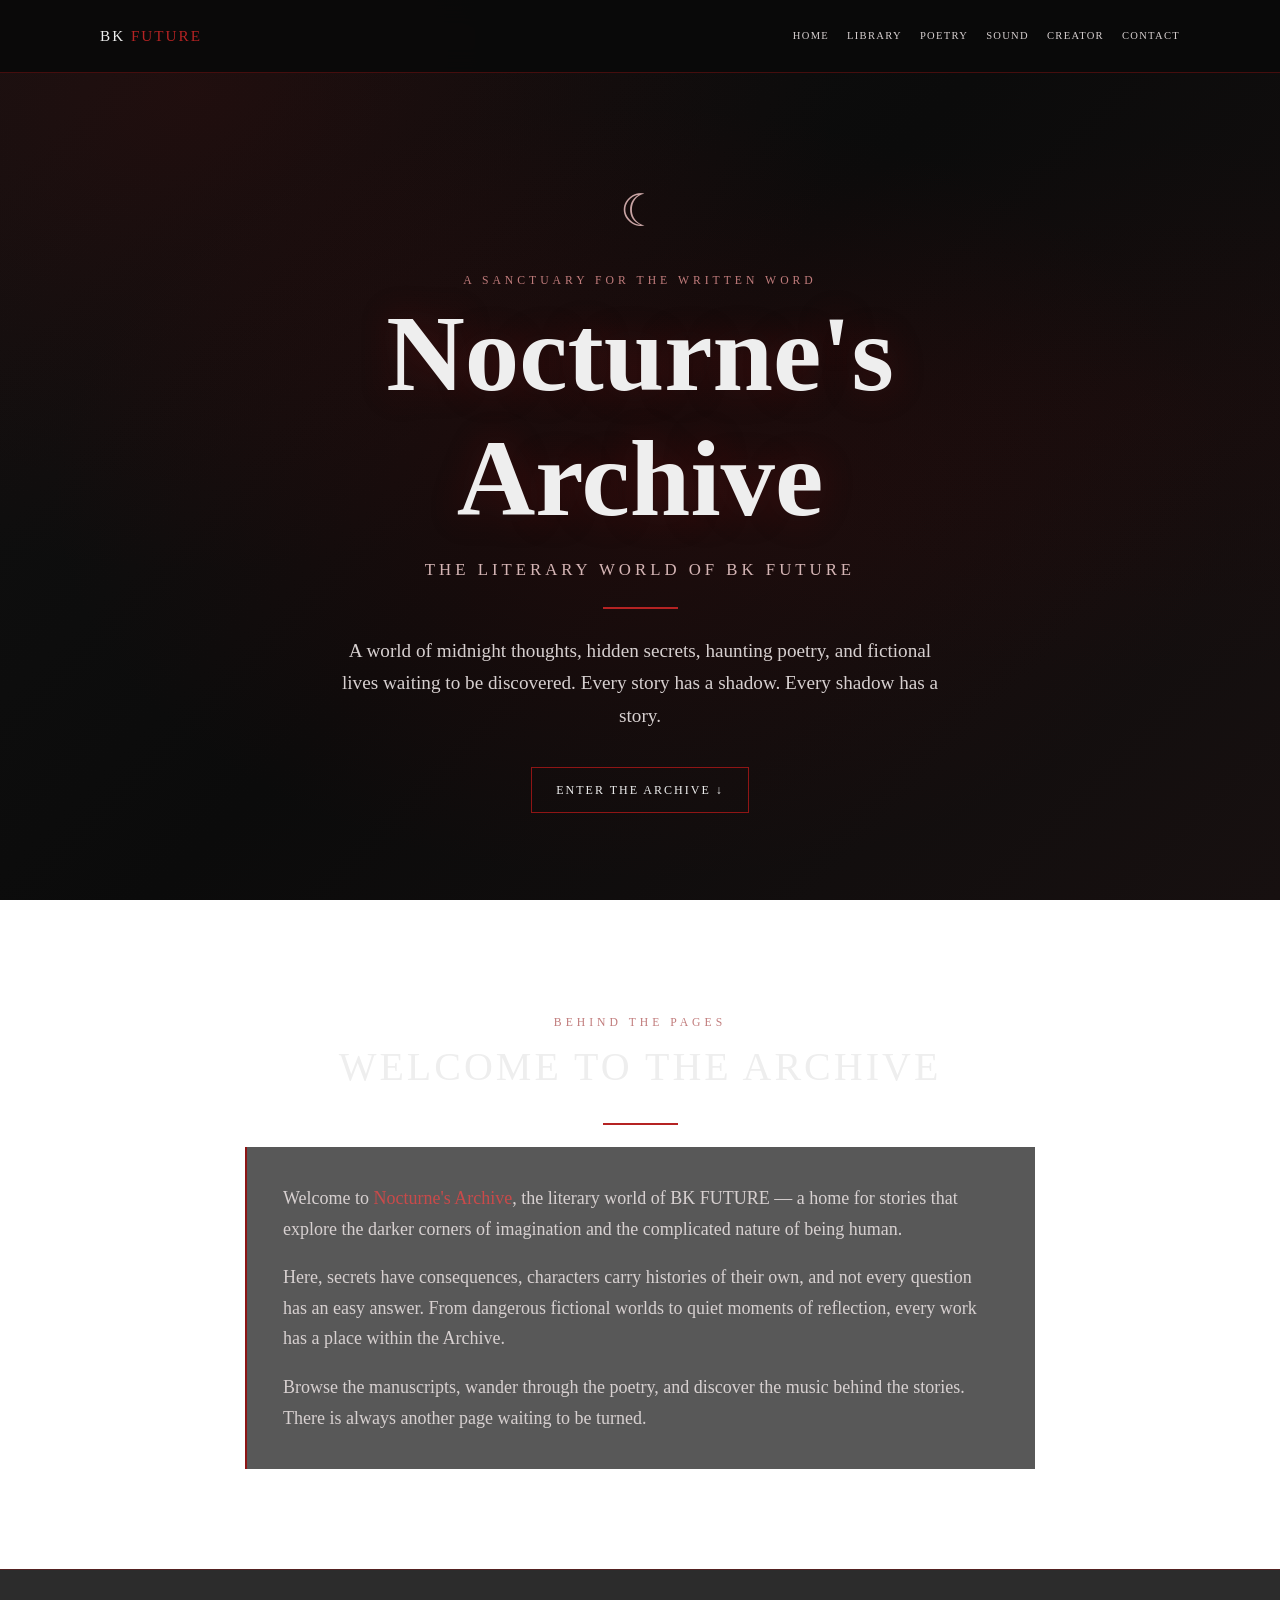
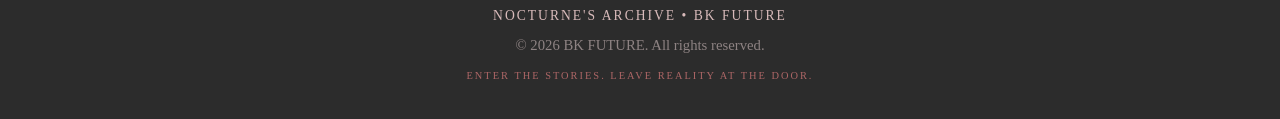
<file: index.html>
<!DOCTYPE html><html lang="en"><head><meta charset="UTF-8"><meta name="viewport" content="width=device-width, initial-scale=1.0"><meta name="theme-color" content="#0b0b0b"><title>Home | Nocturne's Archive</title><link rel="stylesheet" href="style.css"></head><body><nav class="navbar" aria-label="Main navigation"><div class="container nav-inner"><a class="brand" href="index.html">BK <span>FUTURE</span></a><div class="nav-links"><a href="index.html">HOME</a><a href="library.html">LIBRARY</a><a href="poetry.html">POETRY</a><a href="sound.html">SOUND</a><a href="creator.html">CREATOR</a><a href="contact.html">CONTACT</a></div></div></nav><main><header class="hero" id="home">
<!-- Google Tag Manager (noscript) -->
<noscript><iframe src="https://www.googletagmanager.com/ns.html?id=GTM-WDLBQTJ9"
height="0" width="0" style="display:none;visibility:hidden"></iframe></noscript>
<!-- End Google Tag Manager (noscript) -->
<div class="hero-content">
<span aria-hidden="true" class="moon">☾</span>
<p class="eyebrow">A sanctuary for the written word</p>
<h1>Nocturne's Archive</h1>
<p class="hero-subtitle">The Literary World of BK FUTURE</p>
<div class="red-line"></div>
<p class="hero-description">
                    A world of midnight thoughts, hidden secrets, haunting
                    poetry, and fictional lives waiting to be discovered.
                    Every story has a shadow. Every shadow has a story.
                </p>
<a class="outline-link" href="#library">
                    ENTER THE ARCHIVE ↓
                </a>
<!-- Google Tag Manager (noscript) -->
<noscript><iframe src="https://www.googletagmanager.com/ns.html?id=GTM-WDLBQTJ9"
height="0" width="0" style="display:none;visibility:hidden"></iframe></noscript>
<!-- End Google Tag Manager (noscript) -->  
</div>
</header><section class="section" id="about">
<div class="container">
<p class="eyebrow">Behind the pages</p>
<h2 class="section-heading">Welcome to the Archive</h2>
<div class="red-line"></div>
<div class="about-box">
<p>
                        Welcome to <span class="accent">Nocturne's Archive</span>,
                        the literary world of BK FUTURE — a home for stories
                        that explore the darker corners of imagination and
                        the complicated nature of being human.
                    </p>
<p>
                        Here, secrets have consequences, characters carry
                        histories of their own, and not every question has
                        an easy answer. From dangerous fictional worlds to
                        quiet moments of reflection, every work has a place
                        within the Archive.
                    </p>
<p>
                        Browse the manuscripts, wander through the poetry,
                        and discover the music behind the stories. There is
                        always another page waiting to be turned.
                    </p>
</div>
</div>
</section></main><footer>
<p class="footer-brand">NOCTURNE'S ARCHIVE • BK FUTURE</p>
<p>© 2026 BK FUTURE. All rights reserved.</p>
<p class="footer-motto">
            ENTER THE STORIES. LEAVE REALITY AT THE DOOR.
        </p>
</footer></body></html>
</file>
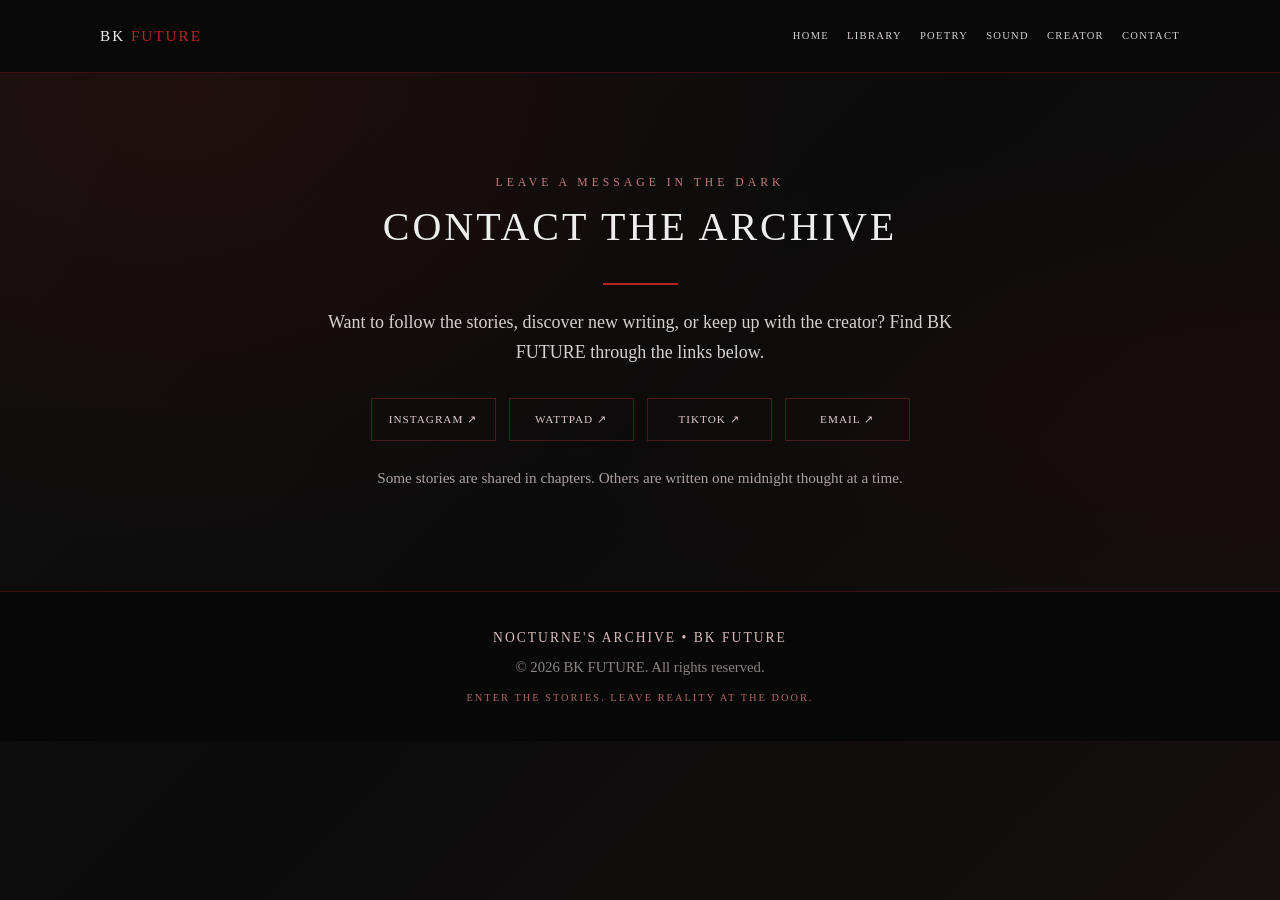
<file: contact.html>
<!DOCTYPE html><html lang="en"><head><meta charset="UTF-8"><meta name="viewport" content="width=device-width, initial-scale=1.0"><meta name="theme-color" content="#0b0b0b"><title>Contact | Nocturne's Archive</title><link rel="stylesheet" href="style.css"></head><body><nav class="navbar" aria-label="Main navigation"><div class="container nav-inner"><a class="brand" href="index.html">BK <span>FUTURE</span></a><div class="nav-links"><a href="index.html">HOME</a><a href="library.html">LIBRARY</a><a href="poetry.html">POETRY</a><a href="sound.html">SOUND</a><a href="creator.html">CREATOR</a><a href="contact.html">CONTACT</a></div></div></nav><main><section class="section" id="contact">
<div class="container">
<p class="eyebrow">Leave a message in the dark</p>
<h2 class="section-heading">Contact the Archive</h2>
<div class="red-line"></div>
<p class="contact-text">
                    Want to follow the stories, discover new writing,
                    or keep up with the creator? Find BK FUTURE through
                    the links below.
                </p>
<div class="contact-links">
<!-- Replace these example links with your real profiles. -->
<a href="https://www.instagram.com/" rel="noopener noreferrer" target="_blank">
                        INSTAGRAM ↗
                    </a>
<a href="https://www.wattpad.com/" rel="noopener noreferrer" target="_blank">
                        WATTPAD ↗
                    </a>
<a href="https://www.tiktok.com/" rel="noopener noreferrer" target="_blank">
                        TIKTOK ↗
                    </a>
<!-- Replace the placeholder with your real email address. -->
<a href="mailto:your-email@example.com">
                        EMAIL ↗
                    </a>
</div>
<p class="contact-note">
                    Some stories are shared in chapters. Others are
                    written one midnight thought at a time.
                </p>
</div>
</section></main><footer>
<p class="footer-brand">NOCTURNE'S ARCHIVE • BK FUTURE</p>
<p>© 2026 BK FUTURE. All rights reserved.</p>
<p class="footer-motto">
            ENTER THE STORIES. LEAVE REALITY AT THE DOOR.
        </p>
</footer></body></html>
</file>
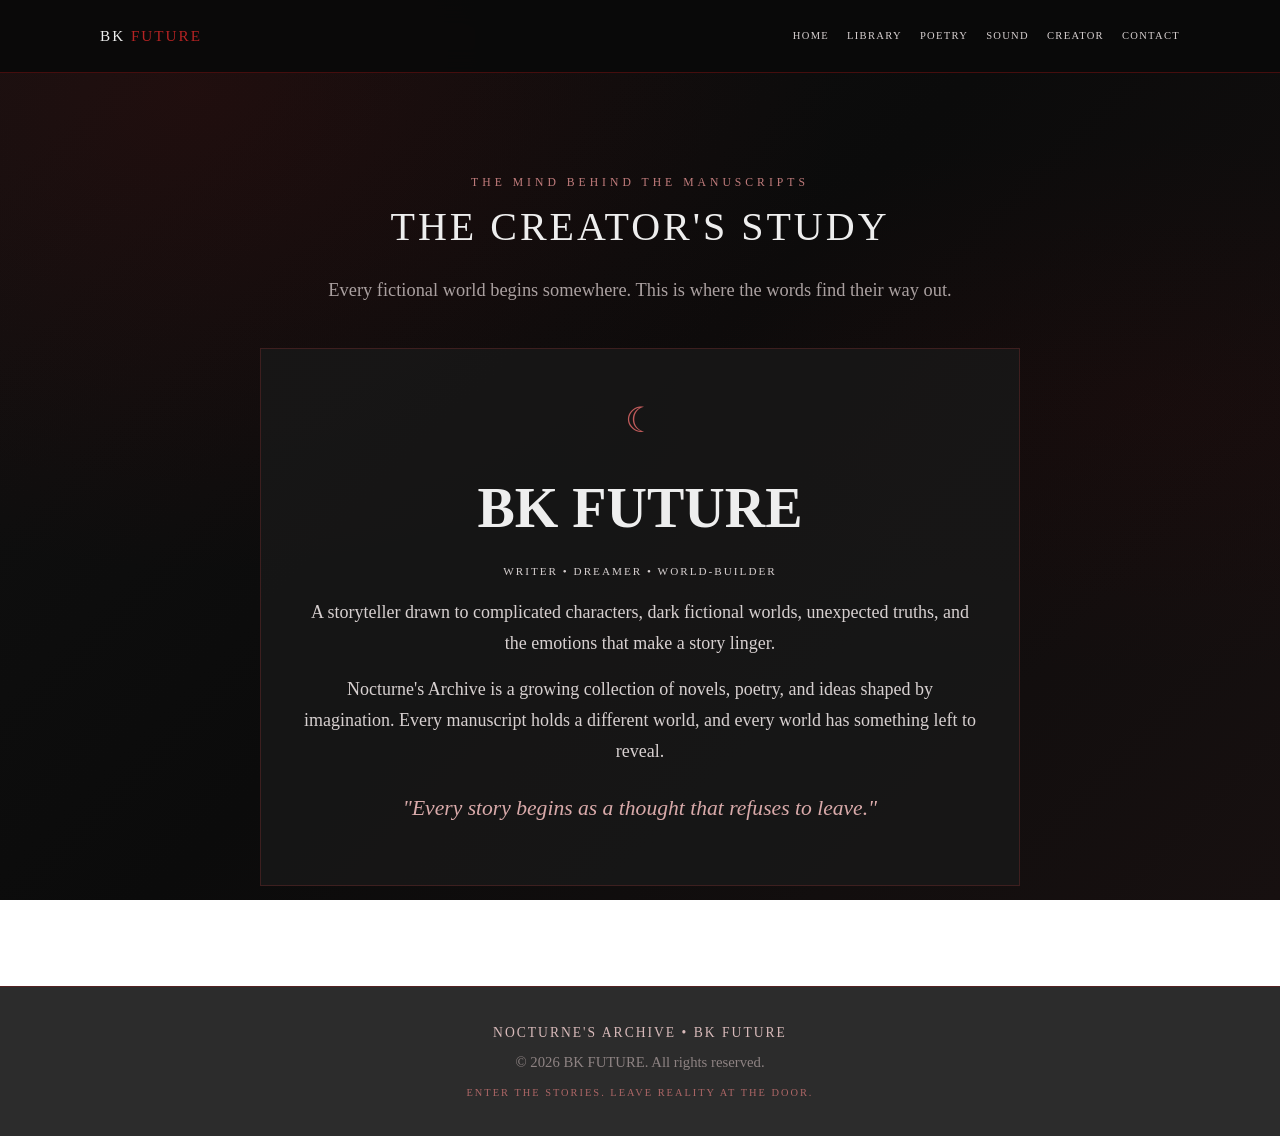
<file: creator.html>
<!DOCTYPE html><html lang="en"><head><meta charset="UTF-8"><meta name="viewport" content="width=device-width, initial-scale=1.0"><meta name="theme-color" content="#0b0b0b"><title>Creator | Nocturne's Archive</title><link rel="stylesheet" href="style.css"></head><body><nav class="navbar" aria-label="Main navigation"><div class="container nav-inner"><a class="brand" href="index.html">BK <span>FUTURE</span></a><div class="nav-links"><a href="index.html">HOME</a><a href="library.html">LIBRARY</a><a href="poetry.html">POETRY</a><a href="sound.html">SOUND</a><a href="creator.html">CREATOR</a><a href="contact.html">CONTACT</a></div></div></nav><main><section class="section" id="creator">
<div class="container">
<p class="eyebrow">The mind behind the manuscripts</p>
<h2 class="section-heading">The Creator's Study</h2>
<p class="section-subtitle">
                    Every fictional world begins somewhere.
                    This is where the words find their way out.
                </p>
<div class="creator-card">
<div aria-hidden="true" class="creator-mark">☾</div>
<h3>BK FUTURE</h3>
<p class="creator-role">
                        WRITER • DREAMER • WORLD-BUILDER
                    </p>
<p>
                        A storyteller drawn to complicated characters,
                        dark fictional worlds, unexpected truths, and
                        the emotions that make a story linger.
                    </p>
<p>
                        Nocturne's Archive is a growing collection of
                        novels, poetry, and ideas shaped by imagination.
                        Every manuscript holds a different world, and
                        every world has something left to reveal.
                    </p>
<p class="creator-quote">
                        "Every story begins as a thought that refuses to leave."
                    </p>
</div>
</div>
</section></main><footer>
<p class="footer-brand">NOCTURNE'S ARCHIVE • BK FUTURE</p>
<p>© 2026 BK FUTURE. All rights reserved.</p>
<p class="footer-motto">
            ENTER THE STORIES. LEAVE REALITY AT THE DOOR.
        </p>
</footer></body></html>
</file>
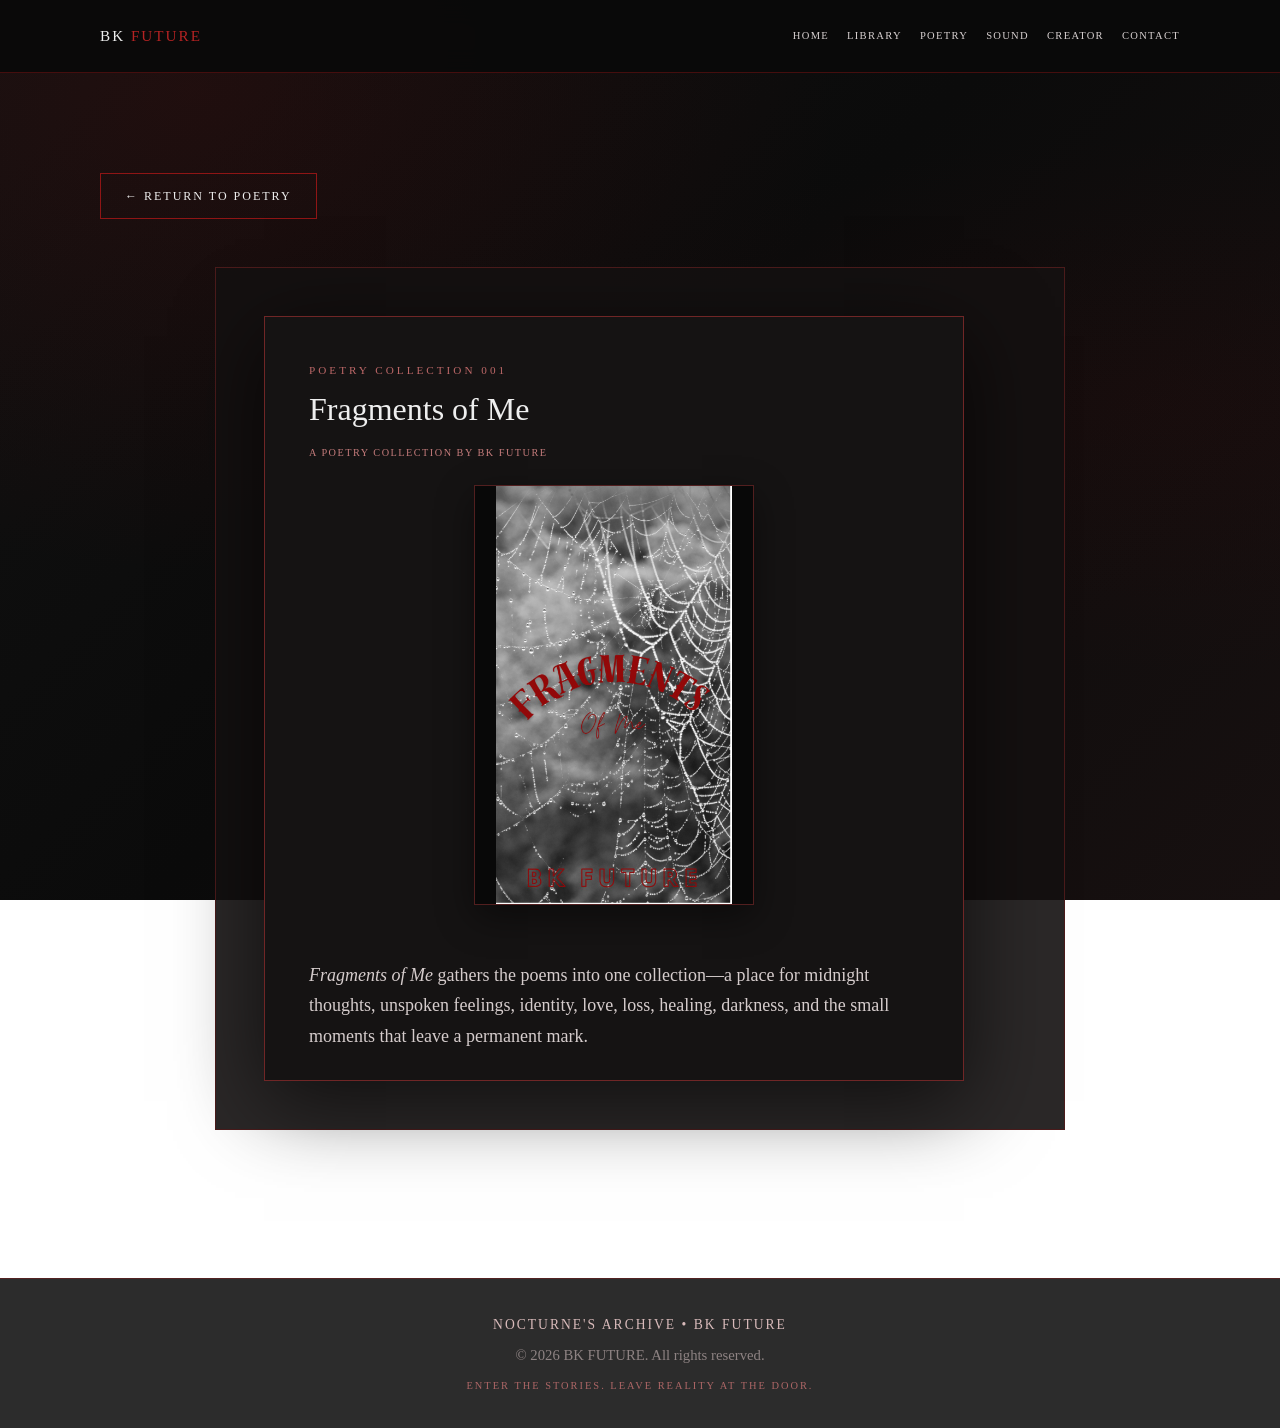
<file: fragments-of-me.html>
<!DOCTYPE html><html lang="en"><head><meta charset="UTF-8"><meta name="viewport" content="width=device-width, initial-scale=1.0"><meta name="theme-color" content="#0b0b0b"><title>Fragments of Me | Nocturne's Archive</title><link rel="stylesheet" href="style.css"></head><body><nav class="navbar" aria-label="Main navigation"><div class="container nav-inner"><a class="brand" href="../index.html">BK <span>FUTURE</span></a><div class="nav-links"><a href="../index.html">HOME</a><a href="../library.html">LIBRARY</a><a href="../poetry.html">POETRY</a><a href="../sound.html">SOUND</a><a href="../creator.html">CREATOR</a><a href="../contact.html">CONTACT</a></div></div></nav><main><section class="section"><div class="container"><a class="outline-link" href="../poetry.html">← RETURN TO POETRY</a><div class="book-detail-page"><div class="modal-content">

<p class="modal-number">POETRY COLLECTION 001</p>
<h3 id="poetryModalTitle">Fragments of Me</h3>
<p class="archive-genre">A POETRY COLLECTION BY BK FUTURE</p>
<img alt="Fragments of Me poetry collection cover" class="detail-cover" src="covers/fragments-of-me.png"/>
<div class="modal-description">
<p><em>Fragments of Me</em> gathers the poems into one collection—a place for midnight thoughts, unspoken feelings, identity, love, loss, healing, darkness, and the small moments that leave a permanent mark.</p>
<p>Each poem is a fragment; together, they form a record of everything words helped hold.</p>
<p>More collection details and a reading link can be added here whenever you're ready.</p>
</div>

</div></div></div></section></main><footer>
<p class="footer-brand">NOCTURNE'S ARCHIVE • BK FUTURE</p>
<p>© 2026 BK FUTURE. All rights reserved.</p>
<p class="footer-motto">
            ENTER THE STORIES. LEAVE REALITY AT THE DOOR.
        </p>
</footer><style>.book-detail-page{max-width:850px;margin:3rem auto;padding:clamp(1.2rem,4vw,3rem);background:rgba(20,17,17,.9);border:1px solid var(--border)}.book-detail-page .detail-cover{display:block;width:min(280px,70%);height:auto;object-fit:contain;margin:1.5rem auto}</style></body></html>
</file>
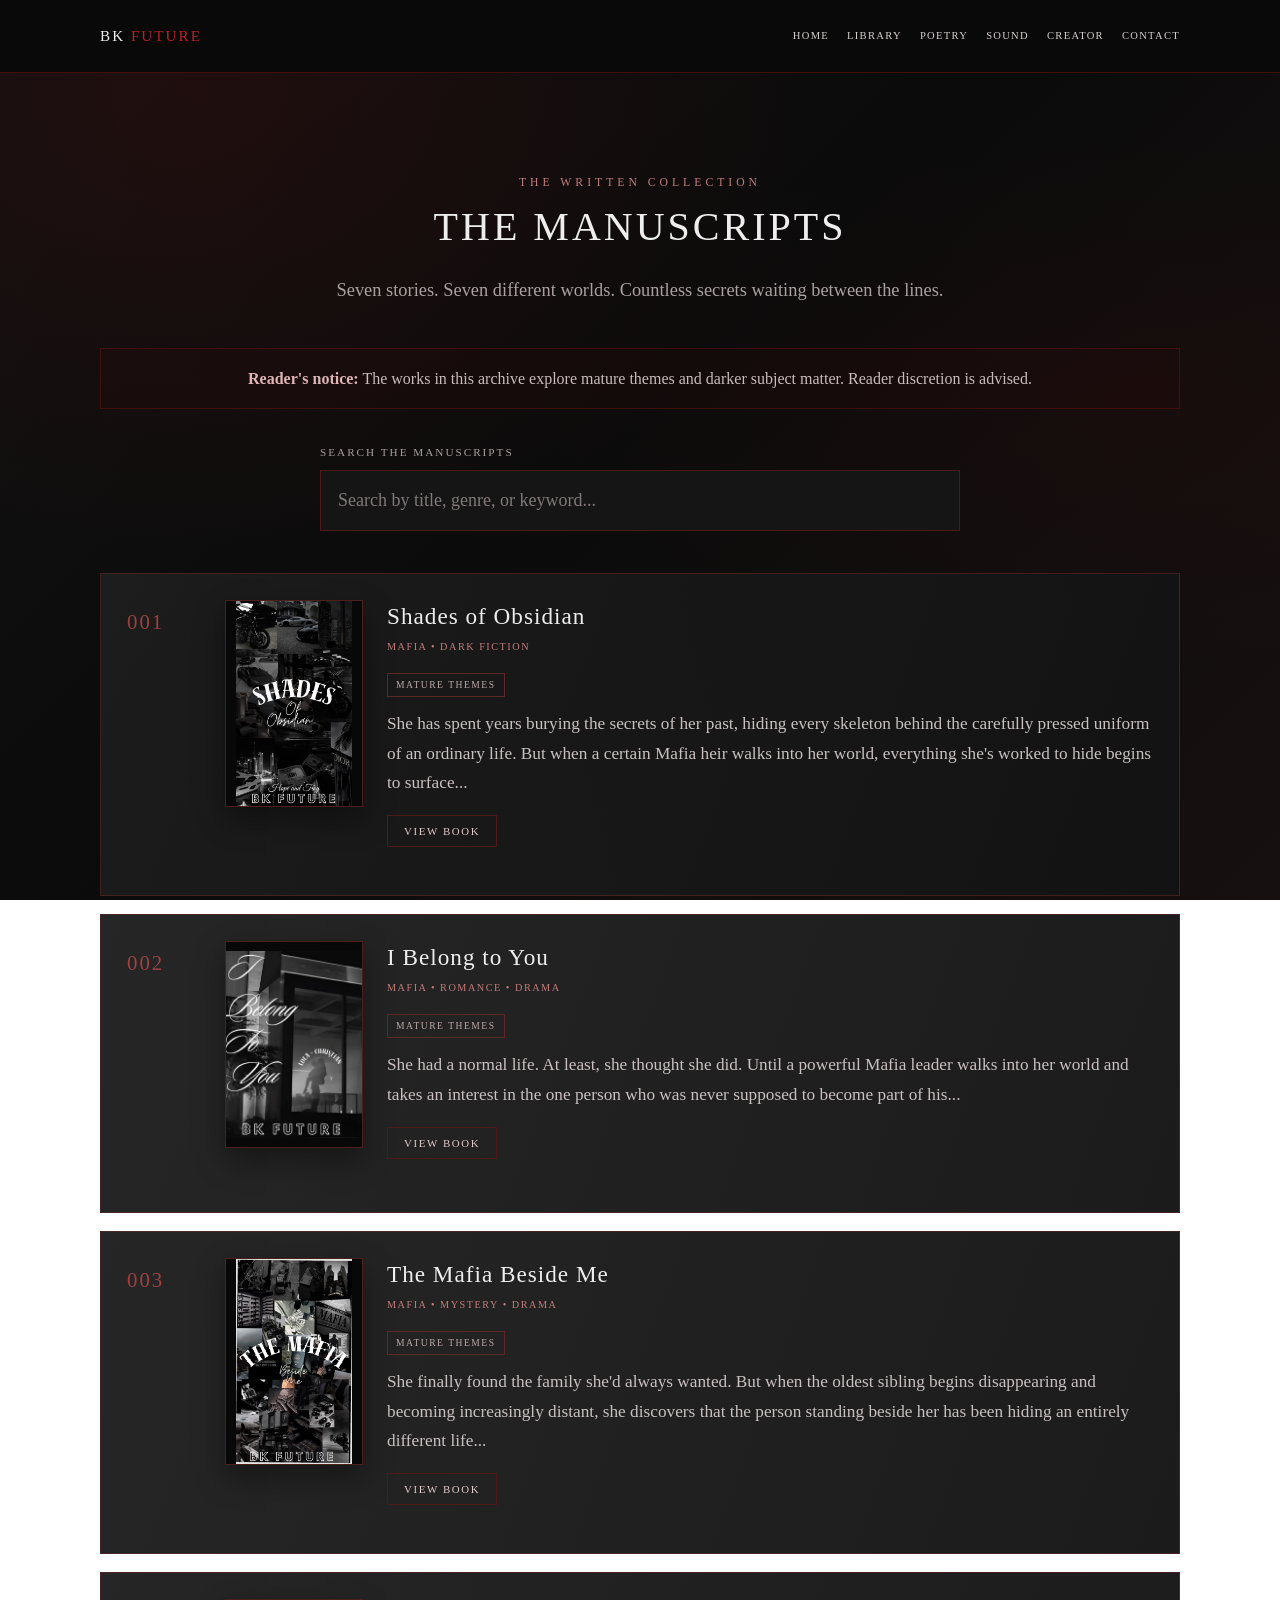
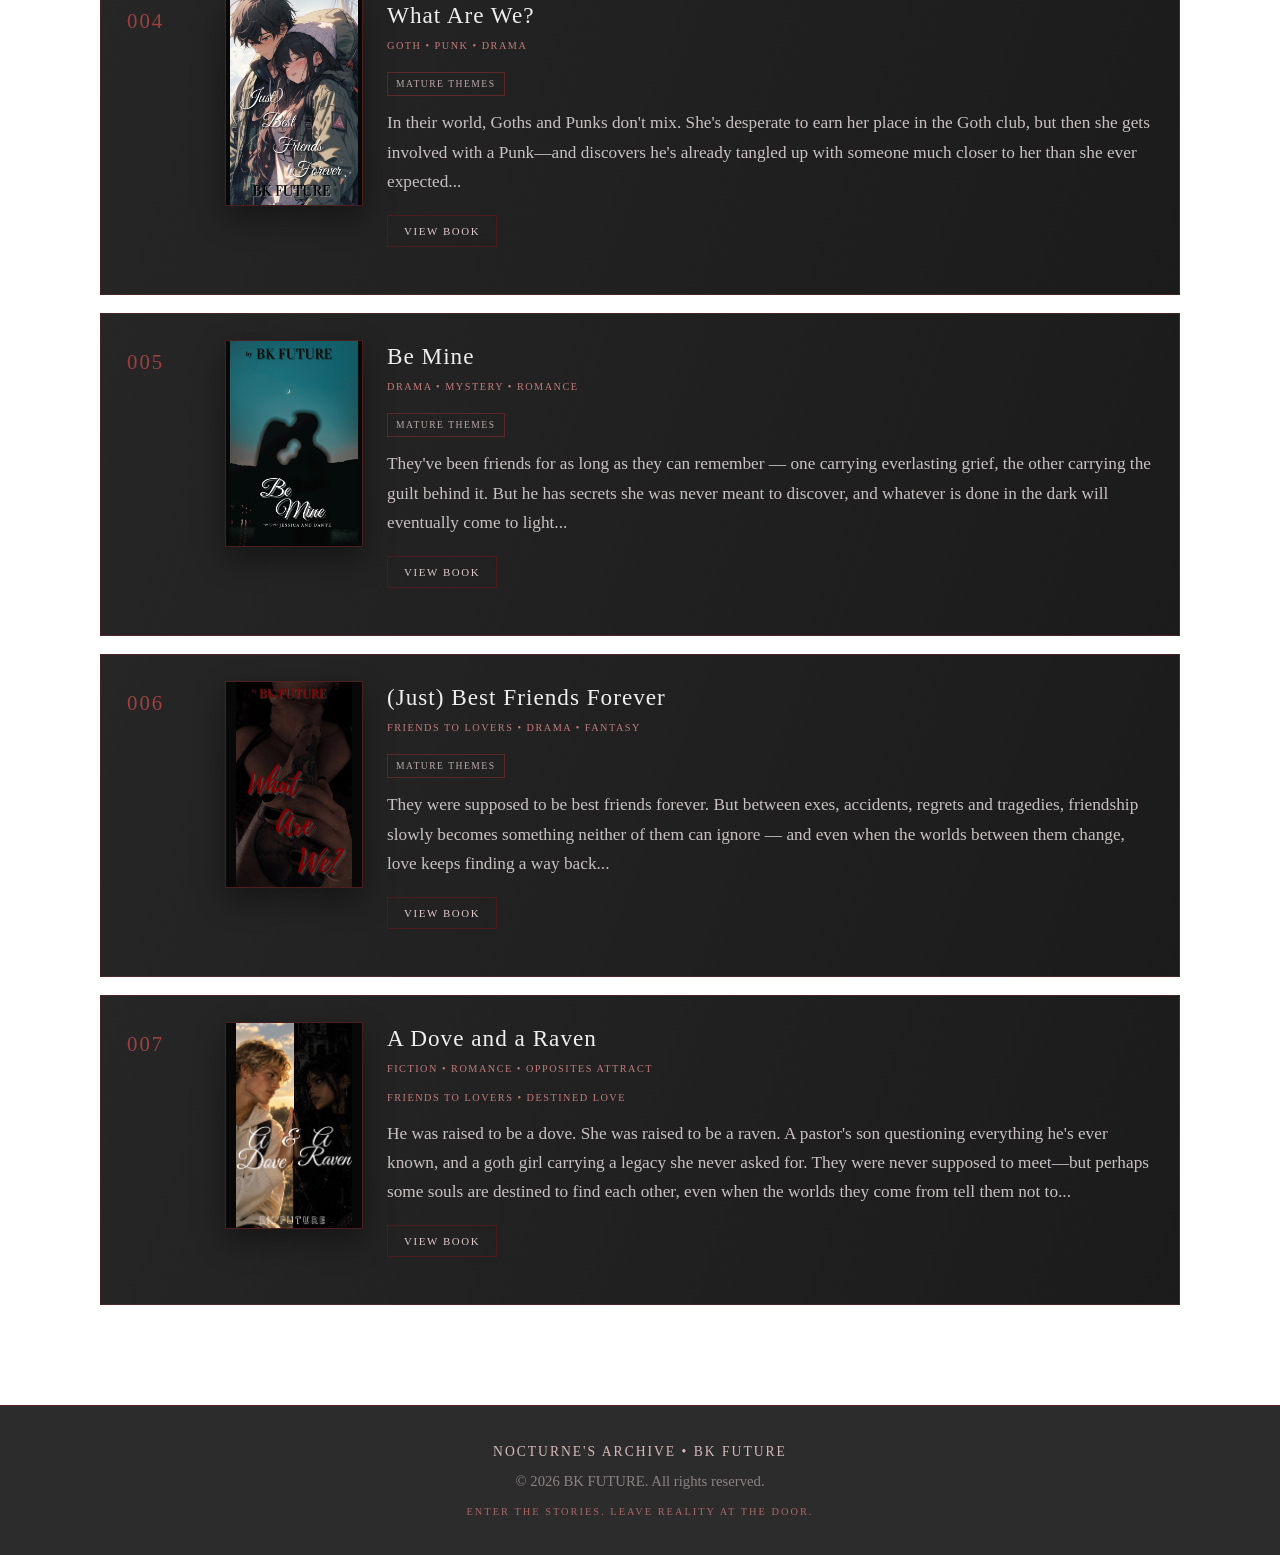
<file: library.html>
<!DOCTYPE html><html lang="en"><head><meta charset="UTF-8"><meta name="viewport" content="width=device-width, initial-scale=1.0"><meta name="theme-color" content="#0b0b0b"><title>Library | Nocturne's Archive</title><link rel="stylesheet" href="style.css"></head><body><nav class="navbar" aria-label="Main navigation"><div class="container nav-inner"><a class="brand" href="index.html">BK <span>FUTURE</span></a><div class="nav-links"><a href="index.html">HOME</a><a href="library.html">LIBRARY</a><a href="poetry.html">POETRY</a><a href="sound.html">SOUND</a><a href="creator.html">CREATOR</a><a href="contact.html">CONTACT</a></div></div></nav><main><section class="section" id="library">
<div class="container">
<p class="eyebrow">The written collection</p>
<h2 class="section-heading">The Manuscripts</h2>
<p class="section-subtitle">
                    Seven stories. Seven different worlds. Countless secrets
                    waiting between the lines.
                </p>
<div class="archive-notice">
<strong>Reader's notice:</strong>
                    The works in this archive explore mature themes and
                    darker subject matter. Reader discretion is advised.
                </div>
<div class="search-wrap">
<label for="bookSearch">Search the manuscripts</label>
<input aria-label="Search books by title, genre, or keyword" autocomplete="off" class="search-input" id="bookSearch" placeholder="Search by title, genre, or keyword..." type="search"/>
</div>
<div class="archive-list" id="archiveList">
<!-- Book 001 -->
<article class="archive-entry" data-genre="mafia dark fiction secrets heir" data-title="Shades of Obsidian">
<div class="archive-number">001</div>
<div>
<img alt="Cover of Shades of Obsidian" class="archive-cover" loading="lazy" src="covers/shades-of-obsidian.png"/>
<h3 class="archive-title">Shades of Obsidian</h3>
<span class="archive-genre">MAFIA • DARK FICTION</span>
<span class="mature-tag">MATURE THEMES</span>
<p class="archive-teaser">
                                She has spent years burying the secrets of
                                her past, hiding every skeleton behind the
                                carefully pressed uniform of an ordinary
                                life. But when a certain Mafia heir walks
                                into her world, everything she's worked to
                                hide begins to surface...
                            </p>
<a class="read-more" href="books/book-001.html" onclick="openModal('modal1')">VIEW BOOK</a>
</div>
</article>
<!-- Book 002 -->
<article class="archive-entry" data-genre="mafia romance drama powerful leader secrets" data-title="I Belong to You">
<div class="archive-number">002</div>
<div>
<img alt="Cover of I Belong to You" class="archive-cover" loading="lazy" src="covers/i-belong-to-you.png"/>
<h3 class="archive-title">I Belong to You</h3>
<span class="archive-genre">MAFIA • ROMANCE • DRAMA</span>
<span class="mature-tag">MATURE THEMES</span>
<p class="archive-teaser">
                                She had a normal life. At least, she thought
                                she did. Until a powerful Mafia leader walks
                                into her world and takes an interest in the
                                one person who was never supposed to become
                                part of his...
                            </p>
<a class="read-more" href="books/book-002.html" onclick="openModal('modal2')">VIEW BOOK</a>
</div>
</article>
<!-- Book 003 -->
<article class="archive-entry" data-genre="mafia mystery drama family foster care secrets" data-title="The Mafia Beside Me">
<div class="archive-number">003</div>
<div>
<img alt="Cover of The Mafia Beside Me" class="archive-cover" loading="lazy" src="covers/the-mafia-beside-me.png"/>
<h3 class="archive-title">The Mafia Beside Me</h3>
<span class="archive-genre">MAFIA • MYSTERY • DRAMA</span>
<span class="mature-tag">MATURE THEMES</span>
<p class="archive-teaser">
                                She finally found the family she'd always
                                wanted. But when the oldest sibling begins
                                disappearing and becoming increasingly
                                distant, she discovers that the person
                                standing beside her has been hiding an
                                entirely different life...
                            </p>
<a class="read-more" href="books/book-003.html" onclick="openModal('modal3')">VIEW BOOK</a>
</div>
</article>
<!-- Book 004 -->
<article class="archive-entry" data-genre="goth punk drama friendship jealousy secrets" data-title="What Are We?">
<div class="archive-number">004</div>
<div>
<img alt="Cover of What Are We?" class="archive-cover" loading="lazy" src="covers/what-are-we.jpg"/>
<h3 class="archive-title">What Are We?</h3>
<span class="archive-genre">GOTH • PUNK • DRAMA</span>
<span class="mature-tag">MATURE THEMES</span>
<p class="archive-teaser">
                                In their world, Goths and Punks don't mix.
                                She's desperate to earn her place in the
                                Goth club, but then she gets involved with
                                a Punk—and discovers he's already tangled
                                up with someone much closer to her than she
                                ever expected...
                            </p>
<a class="read-more" href="books/book-004.html" onclick="openModal('modal4')">VIEW BOOK</a>
</div>
</article>
<!-- Book 005 -->
<article class="archive-entry" data-genre="drama mystery romance friendship grief guilt secrets" data-title="Be Mine">
<div class="archive-number">005</div>
<div>
<img alt="Cover of Be Mine" class="archive-cover" loading="lazy" src="covers/be-mine.jpg"/>
<h3 class="archive-title">Be Mine</h3>
<span class="archive-genre">DRAMA • MYSTERY • ROMANCE</span>
<span class="mature-tag">MATURE THEMES</span>
<p class="archive-teaser">
                                They've been friends for as long as they can
                                remember — one carrying everlasting grief,
                                the other carrying the guilt behind it. But
                                he has secrets she was never meant to
                                discover, and whatever is done in the dark
                                will eventually come to light...
                            </p>
<a class="read-more" href="books/book-005.html" onclick="openModal('modal5')">VIEW BOOK</a>
</div>
</article>
<!-- Book 006 -->
<article class="archive-entry" data-genre="friends to lovers drama fantasy accidents tragedy regrets" data-title="(Just) Best Friends Forever">
<div class="archive-number">006</div>
<div>
<img alt="Cover of (Just) Best Friends Forever" class="archive-cover" loading="lazy" src="covers/just-best-friends-forever.jpg"/>
<h3 class="archive-title">(Just) Best Friends Forever</h3>
<span class="archive-genre">
                                FRIENDS TO LOVERS • DRAMA • FANTASY
                            </span>
<span class="mature-tag">MATURE THEMES</span>
<p class="archive-teaser">
                                They were supposed to be best friends forever.
                                But between exes, accidents, regrets and
                                tragedies, friendship slowly becomes
                                something neither of them can ignore — and
                                even when the worlds between them change,
                                love keeps finding a way back...
                            </p>
<a class="read-more" href="books/book-006.html" onclick="openModal('modal6')">VIEW BOOK</a>
</div>
</article>
<!-- Book 007 -->
<article class="archive-entry" data-genre="fiction romance opposites attract friends to lovers destined love faith identity South Africa Los Angeles" data-title="A Dove and a Raven">
<div class="archive-number">007</div>
<div>
<img alt="Cover of A Dove and a Raven by BK FUTURE" class="archive-cover" loading="lazy" src="covers/a-dove-and-a-raven.png"/>
<h3 class="archive-title">A Dove and a Raven</h3>
<span class="archive-genre">FICTION • ROMANCE • OPPOSITES ATTRACT</span>
<span class="archive-genre">FRIENDS TO LOVERS • DESTINED LOVE</span>
<p class="archive-teaser">
                                He was raised to be a dove. She was raised to be a raven.
                                A pastor's son questioning everything he's ever known,
                                and a goth girl carrying a legacy she never asked for.
                                They were never supposed to meet—but perhaps some souls
                                are destined to find each other, even when the worlds they
                                come from tell them not to...
                            </p>
<a class="read-more" href="books/book-007.html" onclick="openModal('modal7')">VIEW BOOK</a>
</div>
</article>
</div>
<p class="no-results" hidden="" id="noResults">
                    No stories were found in the archive.
                </p>
</div>
</section></main><footer>
<p class="footer-brand">NOCTURNE'S ARCHIVE • BK FUTURE</p>
<p>© 2026 BK FUTURE. All rights reserved.</p>
<p class="footer-motto">
            ENTER THE STORIES. LEAVE REALITY AT THE DOOR.
        </p>
</footer></body></html>
</file>
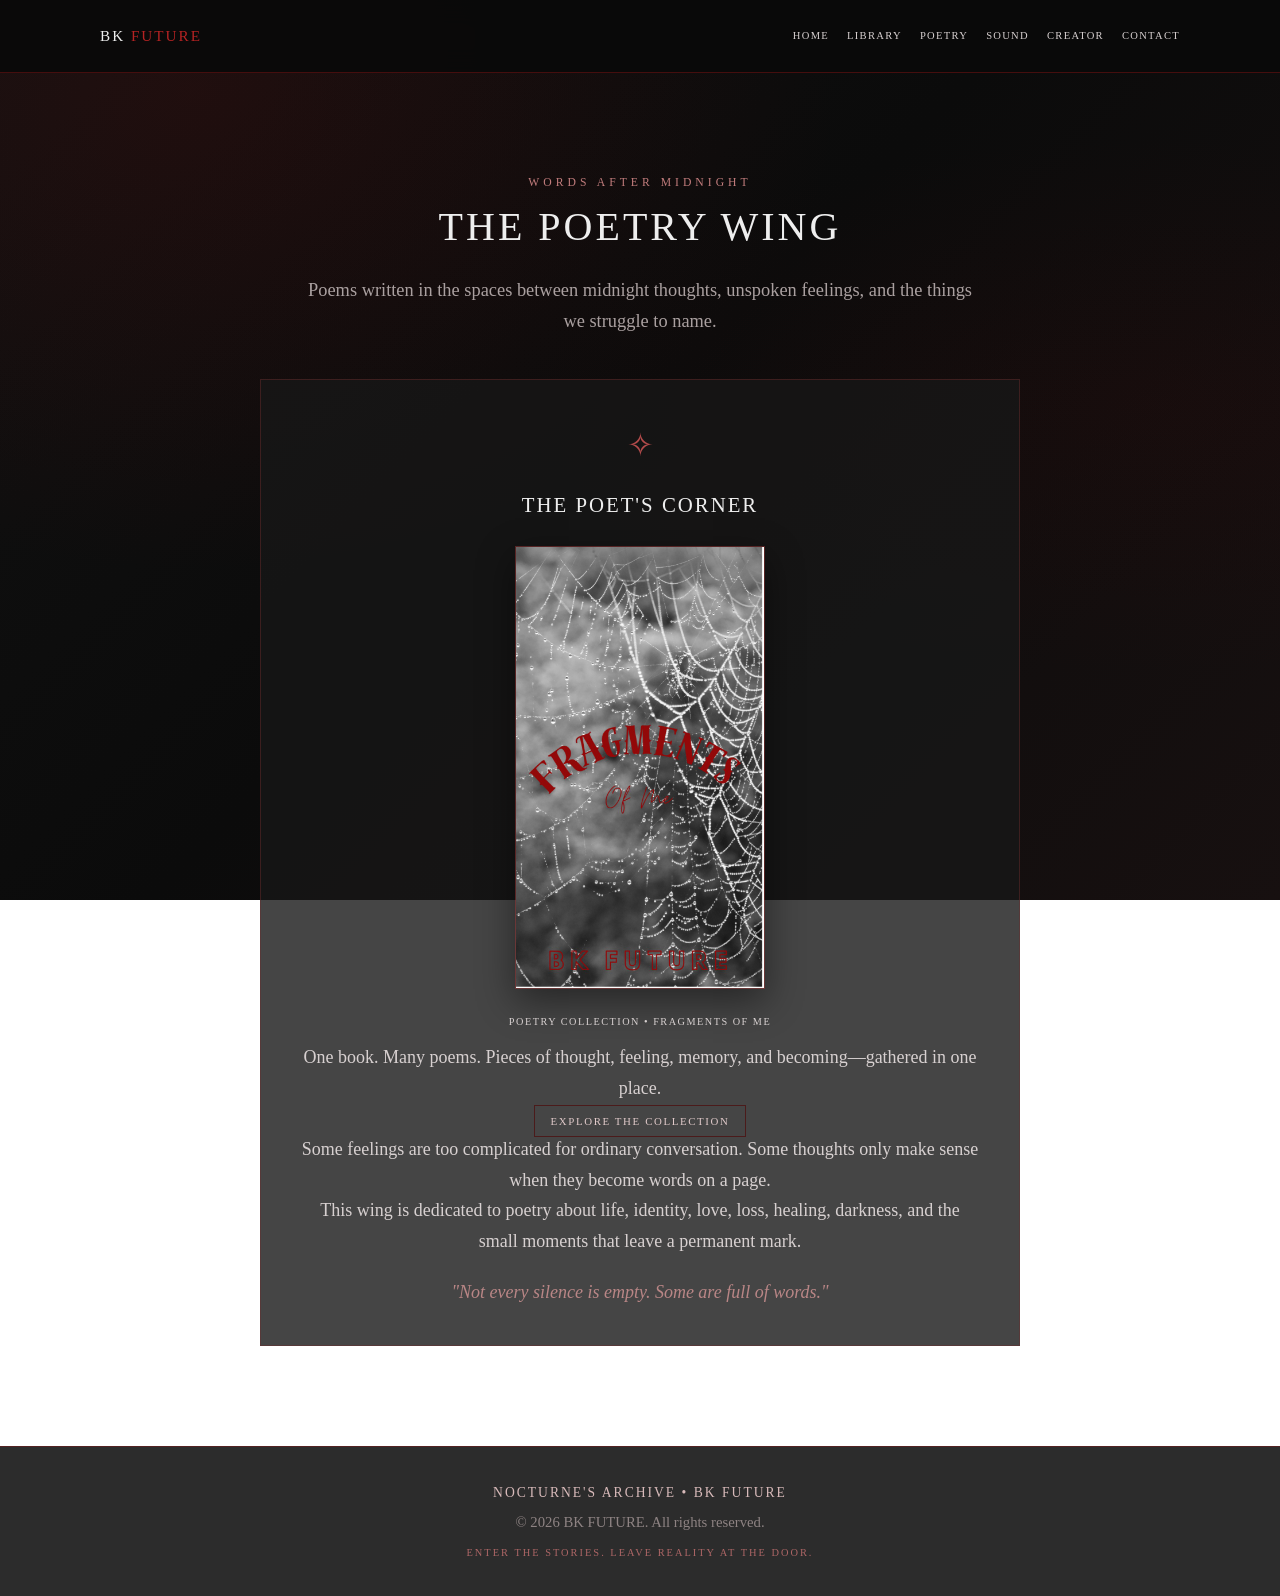
<file: poetry.html>
<!DOCTYPE html><html lang="en"><head><meta charset="UTF-8"><meta name="viewport" content="width=device-width, initial-scale=1.0"><meta name="theme-color" content="#0b0b0b"><title>Poetry | Nocturne's Archive</title><link rel="stylesheet" href="style.css"></head><body><nav class="navbar" aria-label="Main navigation"><div class="container nav-inner"><a class="brand" href="index.html">BK <span>FUTURE</span></a><div class="nav-links"><a href="index.html">HOME</a><a href="library.html">LIBRARY</a><a href="poetry.html">POETRY</a><a href="sound.html">SOUND</a><a href="creator.html">CREATOR</a><a href="contact.html">CONTACT</a></div></div></nav><main><section class="section" id="poetry">
<div class="container">
<p class="eyebrow">Words after midnight</p>
<h2 class="section-heading">The Poetry Wing</h2>
<p class="section-subtitle">
                    Poems written in the spaces between midnight thoughts,
                    unspoken feelings, and the things we struggle to name.
                </p>
<div class="poetry-panel">
<div aria-hidden="true" class="poetry-symbol">✧</div>
<h3>THE POET'S CORNER</h3>
<a aria-label="Open Fragments of Me poetry collection" class="poetry-cover-link" href="fragments-of-me.html">
<img alt="Fragments of Me poetry collection cover by BK FUTURE" class="poetry-cover" loading="lazy" src="covers/fragments-of-me.png"/>
</a>
<p class="archive-genre">POETRY COLLECTION • FRAGMENTS OF ME</p>
<p>One book. Many poems. Pieces of thought, feeling, memory, and becoming—gathered in one place.</p>
<a class="read-more" href="fragments-of-me.html">EXPLORE THE COLLECTION</a>
<p>
                        Some feelings are too complicated for ordinary
                        conversation. Some thoughts only make sense when
                        they become words on a page.
                    </p>
<p>
                        This wing is dedicated to poetry about life,
                        identity, love, loss, healing, darkness, and the
                        small moments that leave a permanent mark.
                    </p>
<p class="poetry-note">
                        "Not every silence is empty. Some are full of words."
                    </p>
<!-- Add individual poems here when you're ready. -->
</div>
</div>
</section></main><footer>
<p class="footer-brand">NOCTURNE'S ARCHIVE • BK FUTURE</p>
<p>© 2026 BK FUTURE. All rights reserved.</p>
<p class="footer-motto">
            ENTER THE STORIES. LEAVE REALITY AT THE DOOR.
        </p>
</footer></body></html>
</file>
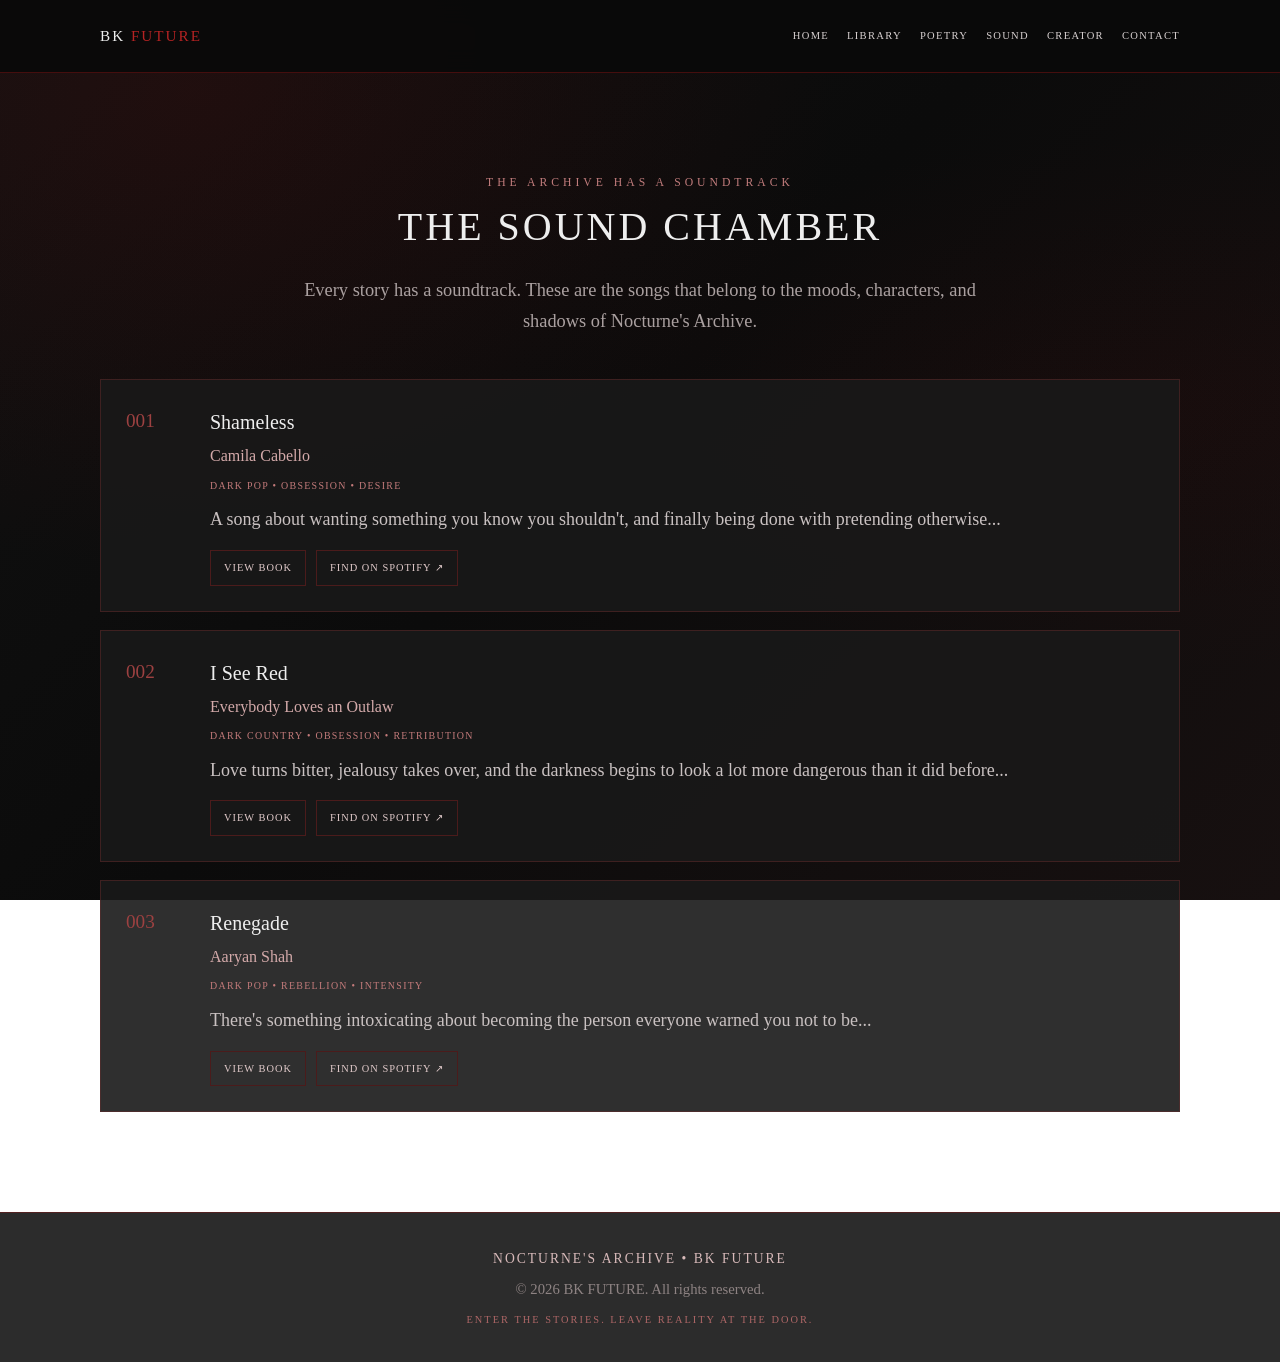
<file: sound.html>
<!DOCTYPE html><html lang="en"><head><meta charset="UTF-8"><meta name="viewport" content="width=device-width, initial-scale=1.0"><meta name="theme-color" content="#0b0b0b"><title>Sound | Nocturne's Archive</title><link rel="stylesheet" href="style.css"></head><body><nav class="navbar" aria-label="Main navigation"><div class="container nav-inner"><a class="brand" href="index.html">BK <span>FUTURE</span></a><div class="nav-links"><a href="index.html">HOME</a><a href="library.html">LIBRARY</a><a href="poetry.html">POETRY</a><a href="sound.html">SOUND</a><a href="creator.html">CREATOR</a><a href="contact.html">CONTACT</a></div></div></nav><main><section class="section" id="sound">
<div class="container">
<p class="eyebrow">The archive has a soundtrack</p>
<h2 class="section-heading">The Sound Chamber</h2>
<p class="section-subtitle">
                    Every story has a soundtrack. These are the songs
                    that belong to the moods, characters, and shadows
                    of Nocturne's Archive.
                </p>
<div class="song-list">
<!-- Song 001 -->
<article class="song-entry">
<div class="song-number">001</div>
<div>
<h3>Shameless</h3>
<p class="song-artist">Camila Cabello</p>
<p class="song-genre">DARK POP • OBSESSION • DESIRE</p>
<p class="song-teaser">
                                A song about wanting something you know you
                                shouldn't, and finally being done with
                                pretending otherwise...
                            </p>
<div class="song-actions">
<button onclick="openModal('songModal1')">
                                    VIEW BOOK
                                </button>
<a href="https://open.spotify.com/search/Shameless%20Camila%20Cabello" rel="noopener noreferrer" target="_blank">
                                    FIND ON SPOTIFY ↗
                                </a>
</div>
</div>
</article>
<!-- Song 002 -->
<article class="song-entry">
<div class="song-number">002</div>
<div>
<h3>I See Red</h3>
<p class="song-artist">Everybody Loves an Outlaw</p>
<p class="song-genre">DARK COUNTRY • OBSESSION • RETRIBUTION</p>
<p class="song-teaser">
                                Love turns bitter, jealousy takes over, and
                                the darkness begins to look a lot more
                                dangerous than it did before...
                            </p>
<div class="song-actions">
<button onclick="openModal('songModal2')">
                                    VIEW BOOK
                                </button>
<a href="https://open.spotify.com/search/I%20See%20Red%20Everybody%20Loves%20an%20Outlaw" rel="noopener noreferrer" target="_blank">
                                    FIND ON SPOTIFY ↗
                                </a>
</div>
</div>
</article>
<!-- Song 003 -->
<article class="song-entry">
<div class="song-number">003</div>
<div>
<h3>Renegade</h3>
<p class="song-artist">Aaryan Shah</p>
<p class="song-genre">DARK POP • REBELLION • INTENSITY</p>
<p class="song-teaser">
                                There's something intoxicating about
                                becoming the person everyone warned you
                                not to be...
                            </p>
<div class="song-actions">
<button onclick="openModal('songModal3')">
                                    VIEW BOOK
                                </button>
<a href="https://open.spotify.com/search/Renegade%20Aaryan%20Shah" rel="noopener noreferrer" target="_blank">
                                    FIND ON SPOTIFY ↗
                                </a>
</div>
</div>
</article>
</div>
</div>
</section><div aria-labelledby="songTitle1" aria-modal="true" class="modal" id="songModal1" onclick="closeOnBackdrop(event, 'songModal1')" role="dialog">
<div class="modal-content">
<button aria-label="Close description" class="modal-close" onclick="closeModal('songModal1')">×</button>
<p class="modal-number">SOUNDTRACK 001</p>
<h3 id="songTitle1">Shameless</h3>
<p class="song-artist">Camila Cabello</p>
<p class="song-genre">DARK POP • OBSESSION • DESIRE</p>
<div class="modal-description">
<p>There is a certain kind of desire that becomes impossible to hide.</p>
<p>Shameless belongs to that moment—the point where restraint starts to crumble and pretending not to care becomes more exhausting than admitting that you do.</p>
<p>It carries the feeling of wanting something with your entire being, even when the consequences are complicated.</p>
<p>A song for secret glances, dangerous honesty, midnight thoughts, and the moment when someone finally stops pretending they don't want what they want.</p>
<p>Some feelings don't knock.</p>
<p>They simply walk through the door.</p>
</div>
</div>
</div><div aria-labelledby="songTitle2" aria-modal="true" class="modal" id="songModal2" onclick="closeOnBackdrop(event, 'songModal2')" role="dialog">
<div class="modal-content">
<button aria-label="Close description" class="modal-close" onclick="closeModal('songModal2')">×</button>
<p class="modal-number">SOUNDTRACK 002</p>
<h3 id="songTitle2">I See Red</h3>
<p class="song-artist">Everybody Loves an Outlaw</p>
<p class="song-genre">DARK COUNTRY • OBSESSION • RETRIBUTION</p>
<div class="modal-description">
<p>Not every love story stays soft.</p>
<p>I See Red lives in the darker territory where affection, jealousy and anger begin to blur together.</p>
<p>It feels like the soundtrack to a character standing on the edge of losing control—not because they stopped caring, but because their emotions have become impossible to ignore.</p>
<p>The atmosphere is raw, possessive and unsettling.</p>
<p>It belongs to the side of Nocturne's Archive where love isn't always beautiful, and emotions don't always arrive quietly.</p>
<p>Sometimes the heart doesn't break.</p>
<p>Sometimes it burns.</p>
</div>
</div>
</div><div aria-labelledby="songTitle3" aria-modal="true" class="modal" id="songModal3" onclick="closeOnBackdrop(event, 'songModal3')" role="dialog">
<div class="modal-content">
<button aria-label="Close description" class="modal-close" onclick="closeModal('songModal3')">×</button>
<p class="modal-number">SOUNDTRACK 003</p>
<h3 id="songTitle3">Renegade</h3>
<p class="song-artist">Aaryan Shah</p>
<p class="song-genre">DARK POP • REBELLION • INTENSITY</p>
<div class="modal-description">
<p>Renegade feels like stepping outside the lines and refusing to apologise for what you find there.</p>
<p>There is darkness in it, but also freedom—the feeling of becoming someone unpredictable, untouchable and impossible to fit neatly into the expectations of everyone around you.</p>
<p>It belongs to characters who don't necessarily want to be saved.</p>
<p>Characters who walk toward the forbidden door simply because someone told them not to open it.</p>
<p>A soundtrack for rebellion, temptation, dangerous confidence, and the beautiful chaos of becoming your own kind of villain.</p>
</div>
</div>
</div></main><footer>
<p class="footer-brand">NOCTURNE'S ARCHIVE • BK FUTURE</p>
<p>© 2026 BK FUTURE. All rights reserved.</p>
<p class="footer-motto">
            ENTER THE STORIES. LEAVE REALITY AT THE DOOR.
        </p>
</footer></body></html>
</file>
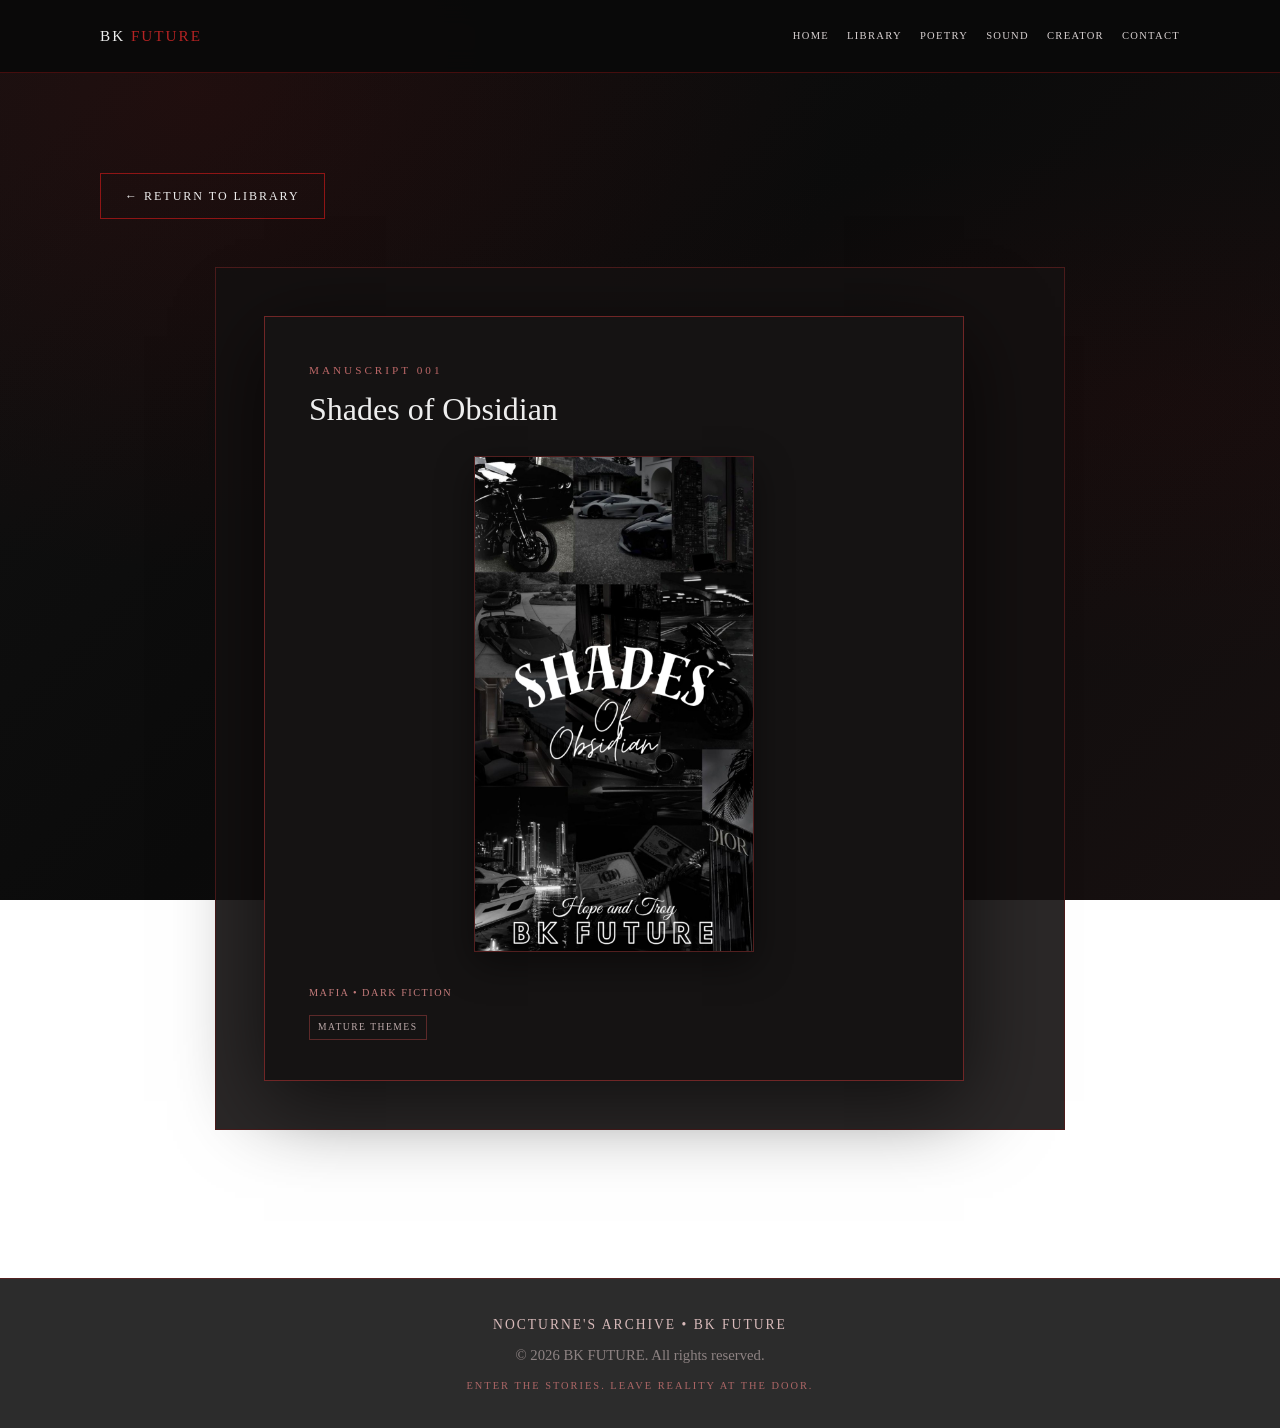
<file: books/book-001.html>
<!DOCTYPE html><html lang="en"><head><meta charset="UTF-8"><meta name="viewport" content="width=device-width, initial-scale=1.0"><meta name="theme-color" content="#0b0b0b"><title>Shades of Obsidian | Nocturne's Archive</title><link rel="stylesheet" href="../style.css"></head><body><nav class="navbar" aria-label="Main navigation"><div class="container nav-inner"><a class="brand" href="../index.html">BK <span>FUTURE</span></a><div class="nav-links"><a href="../index.html">HOME</a><a href="../library.html">LIBRARY</a><a href="../poetry.html">POETRY</a><a href="../sound.html">SOUND</a><a href="../creator.html">CREATOR</a><a href="../contact.html">CONTACT</a></div></div></nav><main><section class="section"><div class="container"><a class="outline-link" href="../library.html">← RETURN TO LIBRARY</a><div class="book-detail-page"><div class="modal-content">

<p class="modal-number">MANUSCRIPT 001</p>
<h3 id="modalTitle1">Shades of Obsidian</h3>
<img alt="Cover of Shades of Obsidian" class="detail-cover" src="../covers/shades-of-obsidian.png"/>
<span class="archive-genre">MAFIA • DARK FICTION</span>
<span class="mature-tag">MATURE THEMES</span>
<div class="modal-description">
<p>She has spent years trying to bury the secrets that came with her past, hiding every skeleton behind the carefully pressed uniform of an ordinary life.</p>
<p>For a while, it works.</p>
<p>Until a certain Mafia heir walks into her world.</p>
<p>What begins as an unexpected intrusion threatens to unravel the life she's worked so hard to construct, forcing old secrets back into the light and bringing her dangerously close to a world she thought she'd left behind.</p>
<p>Because some secrets refuse to stay buried.</p>
<p>And some people have a way of finding exactly what you're trying to hide.</p>
</div>

</div></div></div></section><style>.book-detail-page{max-width:850px;margin:3rem auto;padding:clamp(1.2rem,4vw,3rem);background:rgba(20,17,17,.9);border:1px solid var(--border);}.book-detail-page .detail-cover{display:block;width:min(280px,70%);height:auto;max-height:520px;object-fit:contain;margin:1.5rem auto 2rem}.book-detail-page .modal-description{max-width:720px;margin:2rem auto}.book-detail-page .detail-actions{display:none}.book-detail-page h3{font-family:Cinzel,serif}</style></main><footer>
<p class="footer-brand">NOCTURNE'S ARCHIVE • BK FUTURE</p>
<p>© 2026 BK FUTURE. All rights reserved.</p>
<p class="footer-motto">
            ENTER THE STORIES. LEAVE REALITY AT THE DOOR.
        </p>
</footer></body></html>
</file>
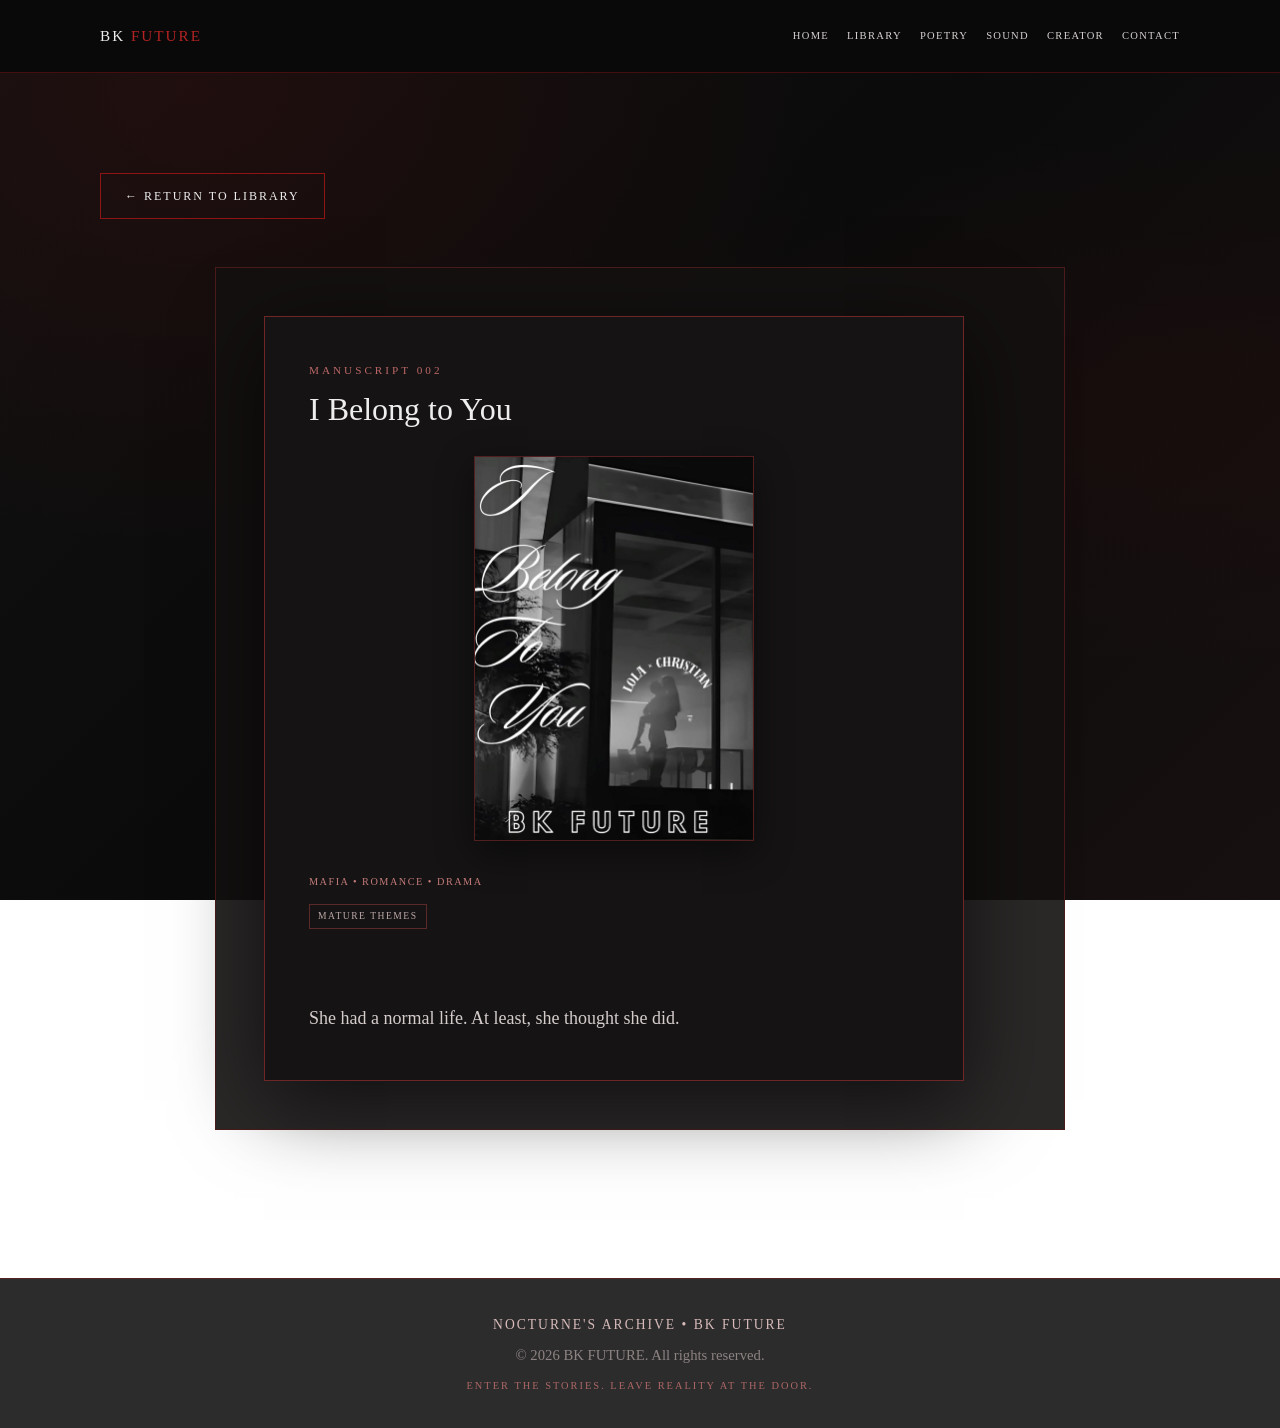
<file: books/book-002.html>
<!DOCTYPE html><html lang="en"><head><meta charset="UTF-8"><meta name="viewport" content="width=device-width, initial-scale=1.0"><meta name="theme-color" content="#0b0b0b"><title>I Belong to You | Nocturne's Archive</title><link rel="stylesheet" href="../style.css"></head><body><nav class="navbar" aria-label="Main navigation"><div class="container nav-inner"><a class="brand" href="../index.html">BK <span>FUTURE</span></a><div class="nav-links"><a href="../index.html">HOME</a><a href="../library.html">LIBRARY</a><a href="../poetry.html">POETRY</a><a href="../sound.html">SOUND</a><a href="../creator.html">CREATOR</a><a href="../contact.html">CONTACT</a></div></div></nav><main><section class="section"><div class="container"><a class="outline-link" href="../library.html">← RETURN TO LIBRARY</a><div class="book-detail-page"><div class="modal-content">

<p class="modal-number">MANUSCRIPT 002</p>
<h3 id="modalTitle2">I Belong to You</h3>
<img alt="Cover of I Belong to You" class="detail-cover" src="../covers/i-belong-to-you.png"/>
<span class="archive-genre">MAFIA • ROMANCE • DRAMA</span>
<span class="mature-tag">MATURE THEMES</span>
<div class="modal-description">
<p>She had a normal life. At least, she thought she did.</p>
<p>Unlike her cousin, whose life had already become entangled with a dangerous world, she had managed to remain far from it—living quietly, loving quietly, and believing that her future belonged entirely to her.</p>
<p>Until a Mafia leader walks into her life.</p>
<p>Powerful. Ruthless. Untouchable. And far too interested in her.</p>
<p>He belongs to a world she was never meant to enter, while she is the last person he should ever want. Yet somehow, their paths become impossible to separate.</p>
<p>Because when a man accustomed to possessing everything decides that she belongs to him, walking away may no longer be an option.</p>
</div>

</div></div></div></section><style>.book-detail-page{max-width:850px;margin:3rem auto;padding:clamp(1.2rem,4vw,3rem);background:rgba(20,17,17,.9);border:1px solid var(--border);}.book-detail-page .detail-cover{display:block;width:min(280px,70%);height:auto;max-height:520px;object-fit:contain;margin:1.5rem auto 2rem}.book-detail-page .modal-description{max-width:720px;margin:2rem auto}.book-detail-page .detail-actions{display:none}.book-detail-page h3{font-family:Cinzel,serif}</style></main><footer>
<p class="footer-brand">NOCTURNE'S ARCHIVE • BK FUTURE</p>
<p>© 2026 BK FUTURE. All rights reserved.</p>
<p class="footer-motto">
            ENTER THE STORIES. LEAVE REALITY AT THE DOOR.
        </p>
</footer></body></html>
</file>
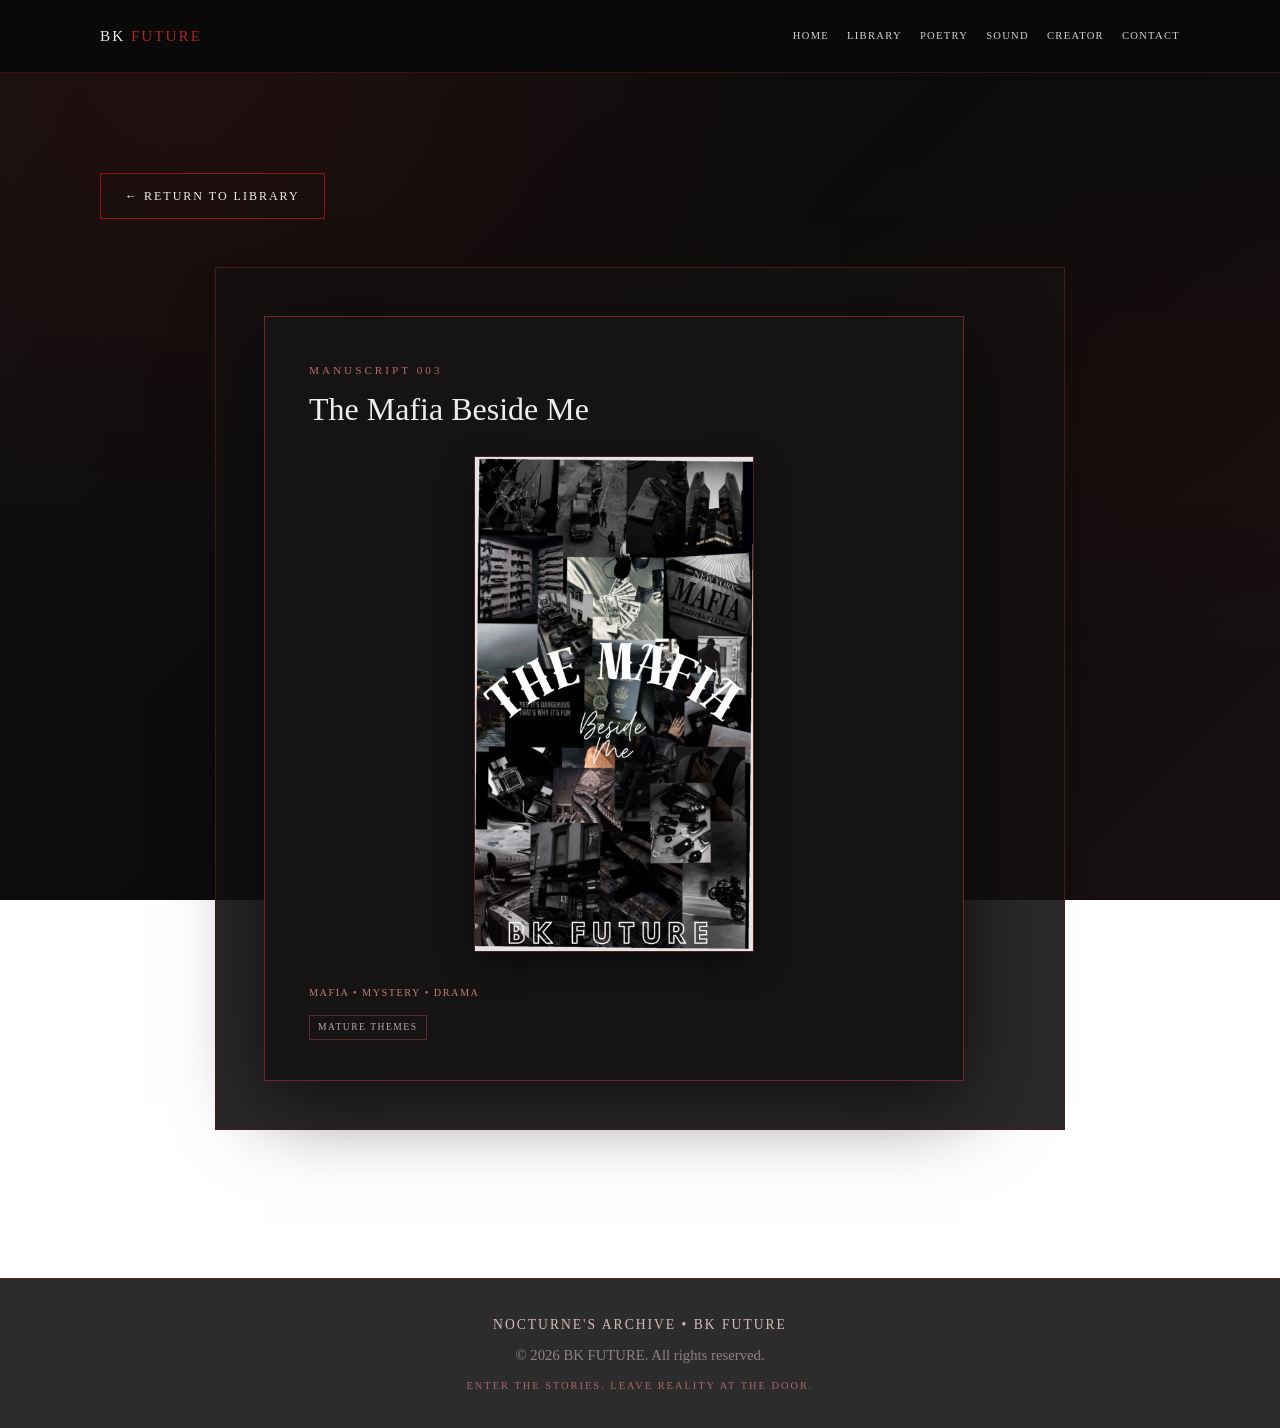
<file: books/book-003.html>
<!DOCTYPE html><html lang="en"><head><meta charset="UTF-8"><meta name="viewport" content="width=device-width, initial-scale=1.0"><meta name="theme-color" content="#0b0b0b"><title>The Mafia Beside Me | Nocturne's Archive</title><link rel="stylesheet" href="../style.css"></head><body><nav class="navbar" aria-label="Main navigation"><div class="container nav-inner"><a class="brand" href="../index.html">BK <span>FUTURE</span></a><div class="nav-links"><a href="../index.html">HOME</a><a href="../library.html">LIBRARY</a><a href="../poetry.html">POETRY</a><a href="../sound.html">SOUND</a><a href="../creator.html">CREATOR</a><a href="../contact.html">CONTACT</a></div></div></nav><main><section class="section"><div class="container"><a class="outline-link" href="../library.html">← RETURN TO LIBRARY</a><div class="book-detail-page"><div class="modal-content">

<p class="modal-number">MANUSCRIPT 003</p>
<h3 id="modalTitle3">The Mafia Beside Me</h3>
<img alt="Cover of The Mafia Beside Me" class="detail-cover" src="../covers/the-mafia-beside-me.png"/>
<span class="archive-genre">MAFIA • MYSTERY • DRAMA</span>
<span class="mature-tag">MATURE THEMES</span>
<div class="modal-description">
<p>She was the girl who found a family when she needed one most.</p>
<p>Welcomed into the home of three siblings after growing up in foster care, she slowly became part of something she had never truly believed she could have—a family.</p>
<p>The youngest becomes her responsibility.</p>
<p>The oldest becomes something far more complicated.</p>
<p>A brother. A best friend. A secret she refuses to name.</p>
<p>But lately, the oldest has become increasingly distant. Always busy. Always somewhere else. Always unavailable whenever she needs him most.</p>
<p>She tells herself there is a reasonable explanation.</p>
<p>There isn't.</p>
<p>When she finally discovers where he's been—and what he's been involved in—the truth is far darker than anything she could have imagined.</p>
<p>And suddenly, the person she thought was simply standing beside her... has been living an entirely different life.</p>
</div>

</div></div></div></section><style>.book-detail-page{max-width:850px;margin:3rem auto;padding:clamp(1.2rem,4vw,3rem);background:rgba(20,17,17,.9);border:1px solid var(--border);}.book-detail-page .detail-cover{display:block;width:min(280px,70%);height:auto;max-height:520px;object-fit:contain;margin:1.5rem auto 2rem}.book-detail-page .modal-description{max-width:720px;margin:2rem auto}.book-detail-page .detail-actions{display:none}.book-detail-page h3{font-family:Cinzel,serif}</style></main><footer>
<p class="footer-brand">NOCTURNE'S ARCHIVE • BK FUTURE</p>
<p>© 2026 BK FUTURE. All rights reserved.</p>
<p class="footer-motto">
            ENTER THE STORIES. LEAVE REALITY AT THE DOOR.
        </p>
</footer></body></html>
</file>
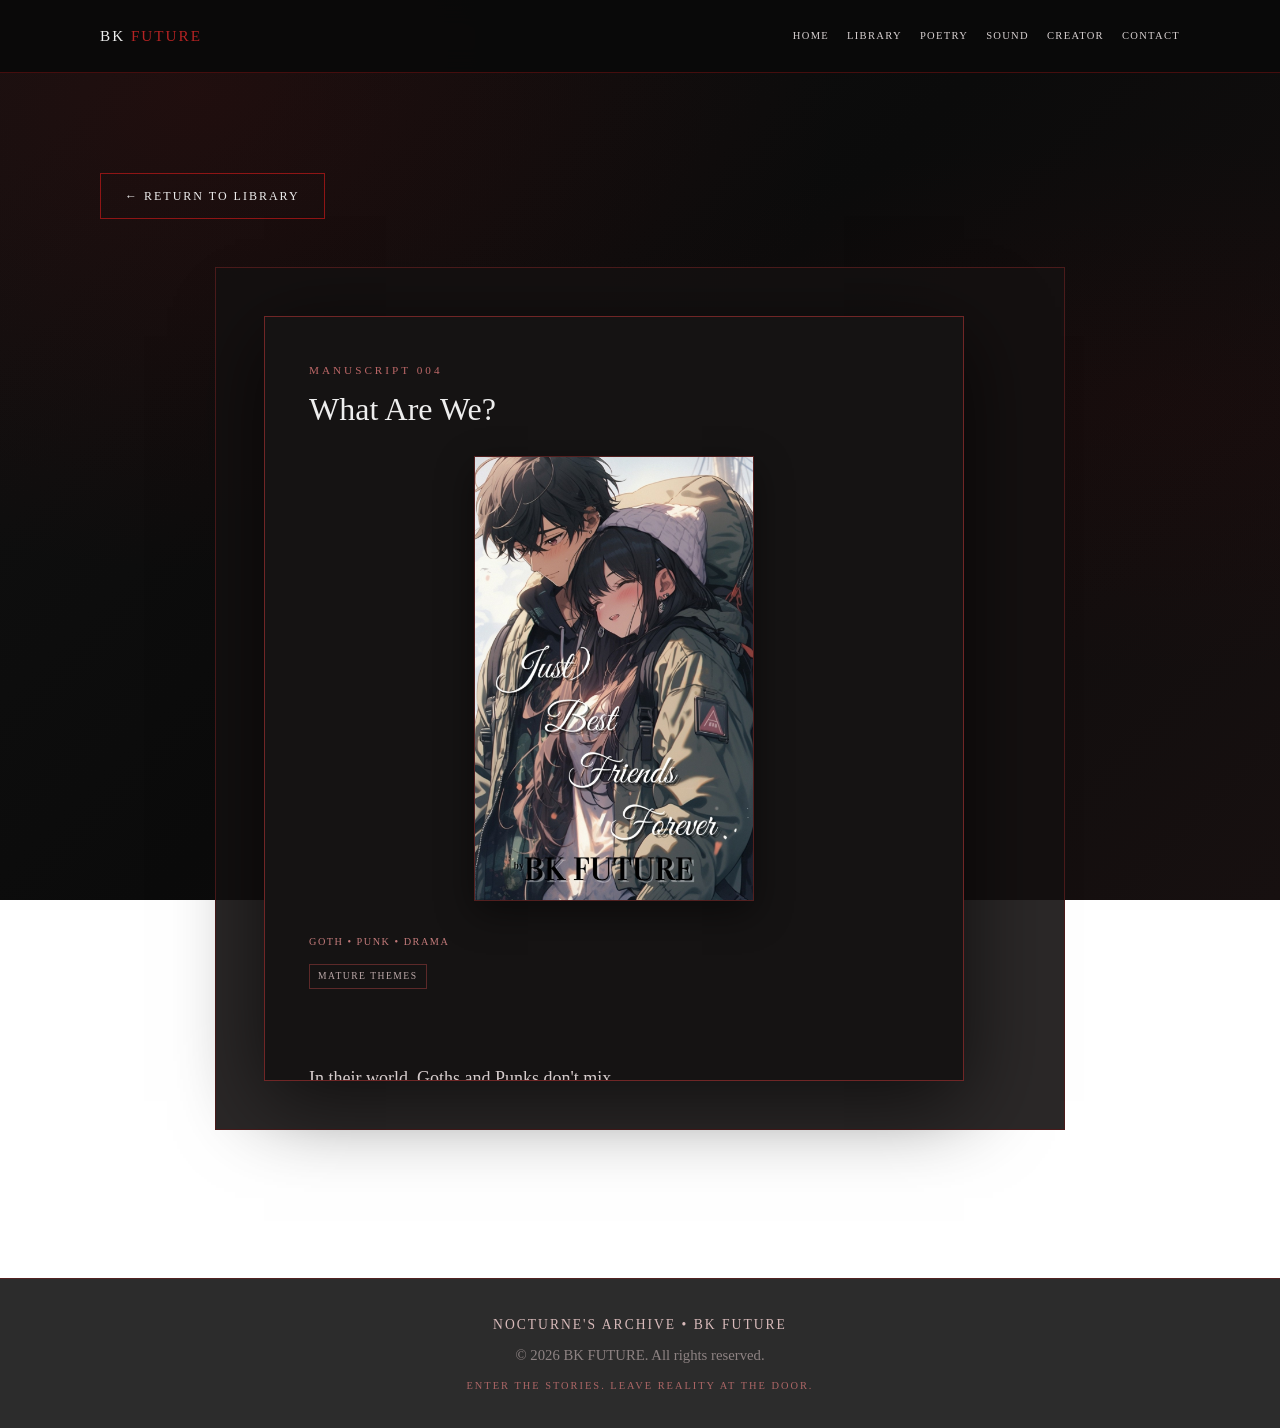
<file: books/book-004.html>
<!DOCTYPE html><html lang="en"><head><meta charset="UTF-8"><meta name="viewport" content="width=device-width, initial-scale=1.0"><meta name="theme-color" content="#0b0b0b"><title>What Are We? | Nocturne's Archive</title><link rel="stylesheet" href="../style.css"></head><body><nav class="navbar" aria-label="Main navigation"><div class="container nav-inner"><a class="brand" href="../index.html">BK <span>FUTURE</span></a><div class="nav-links"><a href="../index.html">HOME</a><a href="../library.html">LIBRARY</a><a href="../poetry.html">POETRY</a><a href="../sound.html">SOUND</a><a href="../creator.html">CREATOR</a><a href="../contact.html">CONTACT</a></div></div></nav><main><section class="section"><div class="container"><a class="outline-link" href="../library.html">← RETURN TO LIBRARY</a><div class="book-detail-page"><div class="modal-content">

<p class="modal-number">MANUSCRIPT 004</p>
<h3 id="modalTitle4">What Are We?</h3>
<img alt="Cover of What Are We?" class="detail-cover" src="../covers/what-are-we.jpg"/>
<span class="archive-genre">GOTH • PUNK • DRAMA</span>
<span class="mature-tag">MATURE THEMES</span>
<div class="modal-description">
<p>In their world, Goths and Punks don't mix.</p>
<p>The rules are simple. The lines are drawn. And if you're a Goth, you stay with the Goths.</p>
<p>She has spent years trying to earn her place among them. As a Raven chick, she's considered too inexperienced to be part of the inner circle—a position that comes with respect, belonging, and a voice within the Goth community. But she's determined to prove that she's more than the label they've given her.</p>
<p>Getting accepted into the Goth club would mean finally being seen as one of them.</p>
<p>So she's willing to do whatever it takes.</p>
<p>Then she meets him.</p>
<p>A Punk. The one person she knows she shouldn't be drawn to.</p>
<p>What begins as a complicated relationship quickly becomes something neither of them can neatly define. Because the more she tries to figure out what they are, the more complicated everything becomes.</p>
<p>Especially when she discovers that he's already tangled up with someone else.</p>
<p>Someone she knows.</p>
<p>Her best friend.</p>
<p>A Goth just like her.</p>
<p>In a world where choosing sides matters, falling for the wrong person could cost her the very acceptance she's spent years chasing.</p>
<p>So what are they?</p>
<p>Friends? A mistake? Something more?</p>
<p>Or just another secret waiting to tear the whole circle apart?</p>
</div>

</div></div></div></section><style>.book-detail-page{max-width:850px;margin:3rem auto;padding:clamp(1.2rem,4vw,3rem);background:rgba(20,17,17,.9);border:1px solid var(--border);}.book-detail-page .detail-cover{display:block;width:min(280px,70%);height:auto;max-height:520px;object-fit:contain;margin:1.5rem auto 2rem}.book-detail-page .modal-description{max-width:720px;margin:2rem auto}.book-detail-page .detail-actions{display:none}.book-detail-page h3{font-family:Cinzel,serif}</style></main><footer>
<p class="footer-brand">NOCTURNE'S ARCHIVE • BK FUTURE</p>
<p>© 2026 BK FUTURE. All rights reserved.</p>
<p class="footer-motto">
            ENTER THE STORIES. LEAVE REALITY AT THE DOOR.
        </p>
</footer></body></html>
</file>
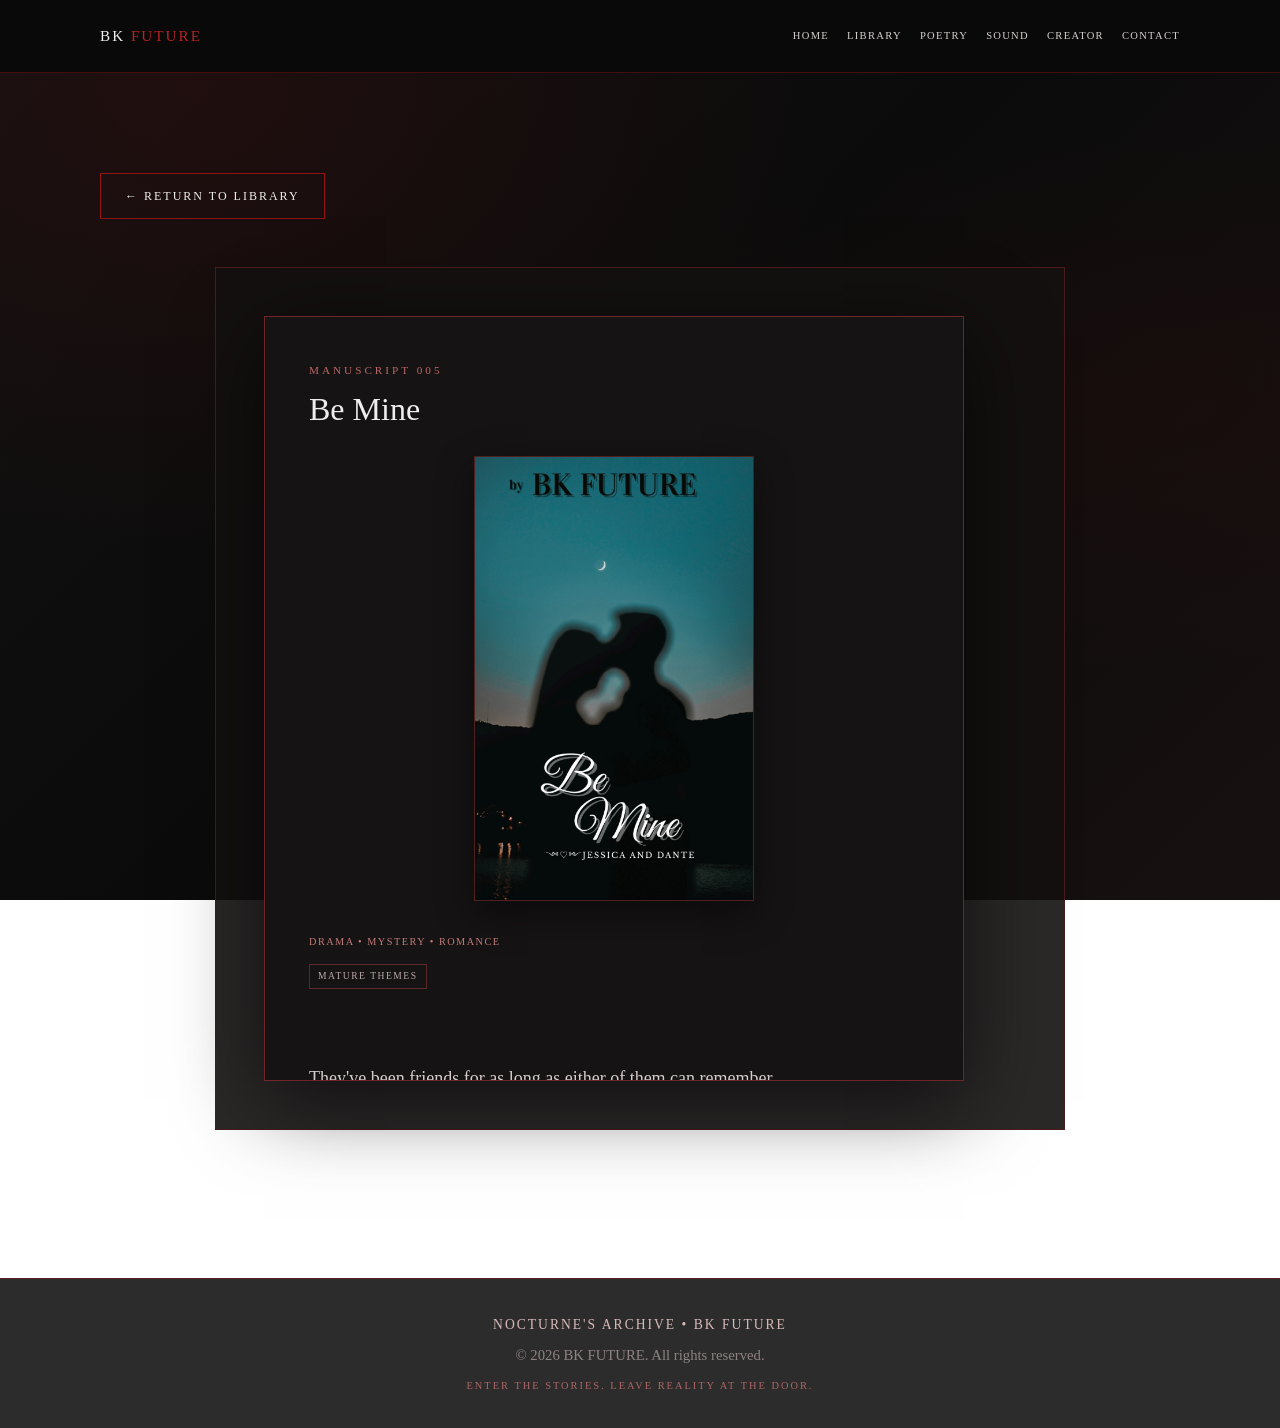
<file: books/book-005.html>
<!DOCTYPE html><html lang="en"><head><meta charset="UTF-8"><meta name="viewport" content="width=device-width, initial-scale=1.0"><meta name="theme-color" content="#0b0b0b"><title>Be Mine | Nocturne's Archive</title><link rel="stylesheet" href="../style.css"></head><body><nav class="navbar" aria-label="Main navigation"><div class="container nav-inner"><a class="brand" href="../index.html">BK <span>FUTURE</span></a><div class="nav-links"><a href="../index.html">HOME</a><a href="../library.html">LIBRARY</a><a href="../poetry.html">POETRY</a><a href="../sound.html">SOUND</a><a href="../creator.html">CREATOR</a><a href="../contact.html">CONTACT</a></div></div></nav><main><section class="section"><div class="container"><a class="outline-link" href="../library.html">← RETURN TO LIBRARY</a><div class="book-detail-page"><div class="modal-content">

<p class="modal-number">MANUSCRIPT 005</p>
<h3 id="modalTitle5">Be Mine</h3>
<img alt="Cover of Be Mine" class="detail-cover" src="../covers/be-mine.jpg"/>
<span class="archive-genre">DRAMA • MYSTERY • ROMANCE</span>
<span class="mature-tag">MATURE THEMES</span>
<div class="modal-description">
<p>They've been friends for as long as either of them can remember.</p>
<p>Two people who grew up side by side, carrying completely different kinds of pain.</p>
<p>She lives with an everlasting grief she has never quite learned how to put down.</p>
<p>He lives with the guilt of knowing he is somehow connected to it.</p>
<p>She has hopes for the future. A life she still wants to build despite everything she's lost.</p>
<p>He has secrets.</p>
<p>Secrets buried deep enough that he convinces himself they can stay there forever. Secrets she was never supposed to discover.</p>
<p>But secrets have a way of surfacing.</p>
<p>And whatever is done in the dark will eventually come into the light.</p>
<p>As the years of friendship begin to collide with feelings neither of them can ignore, the line between what they know about each other and what they've been hiding becomes dangerously thin.</p>
<p>Then one secret changes everything.</p>
<p>With every revelation comes another question. Every answer opens another wound. And the closer they get to the truth, the more they risk destroying the very bond that has kept them together for years.</p>
<p>Because sometimes the person who knows you best is also the person who has the most to hide.</p>
<p>And when the darkness finally comes to light...</p>
<p>will there be anything left to hold onto?</p>
<p><strong>Be Mine.</strong></p>
</div>

</div></div></div></section><style>.book-detail-page{max-width:850px;margin:3rem auto;padding:clamp(1.2rem,4vw,3rem);background:rgba(20,17,17,.9);border:1px solid var(--border);}.book-detail-page .detail-cover{display:block;width:min(280px,70%);height:auto;max-height:520px;object-fit:contain;margin:1.5rem auto 2rem}.book-detail-page .modal-description{max-width:720px;margin:2rem auto}.book-detail-page .detail-actions{display:none}.book-detail-page h3{font-family:Cinzel,serif}</style></main><footer>
<p class="footer-brand">NOCTURNE'S ARCHIVE • BK FUTURE</p>
<p>© 2026 BK FUTURE. All rights reserved.</p>
<p class="footer-motto">
            ENTER THE STORIES. LEAVE REALITY AT THE DOOR.
        </p>
</footer></body></html>
</file>
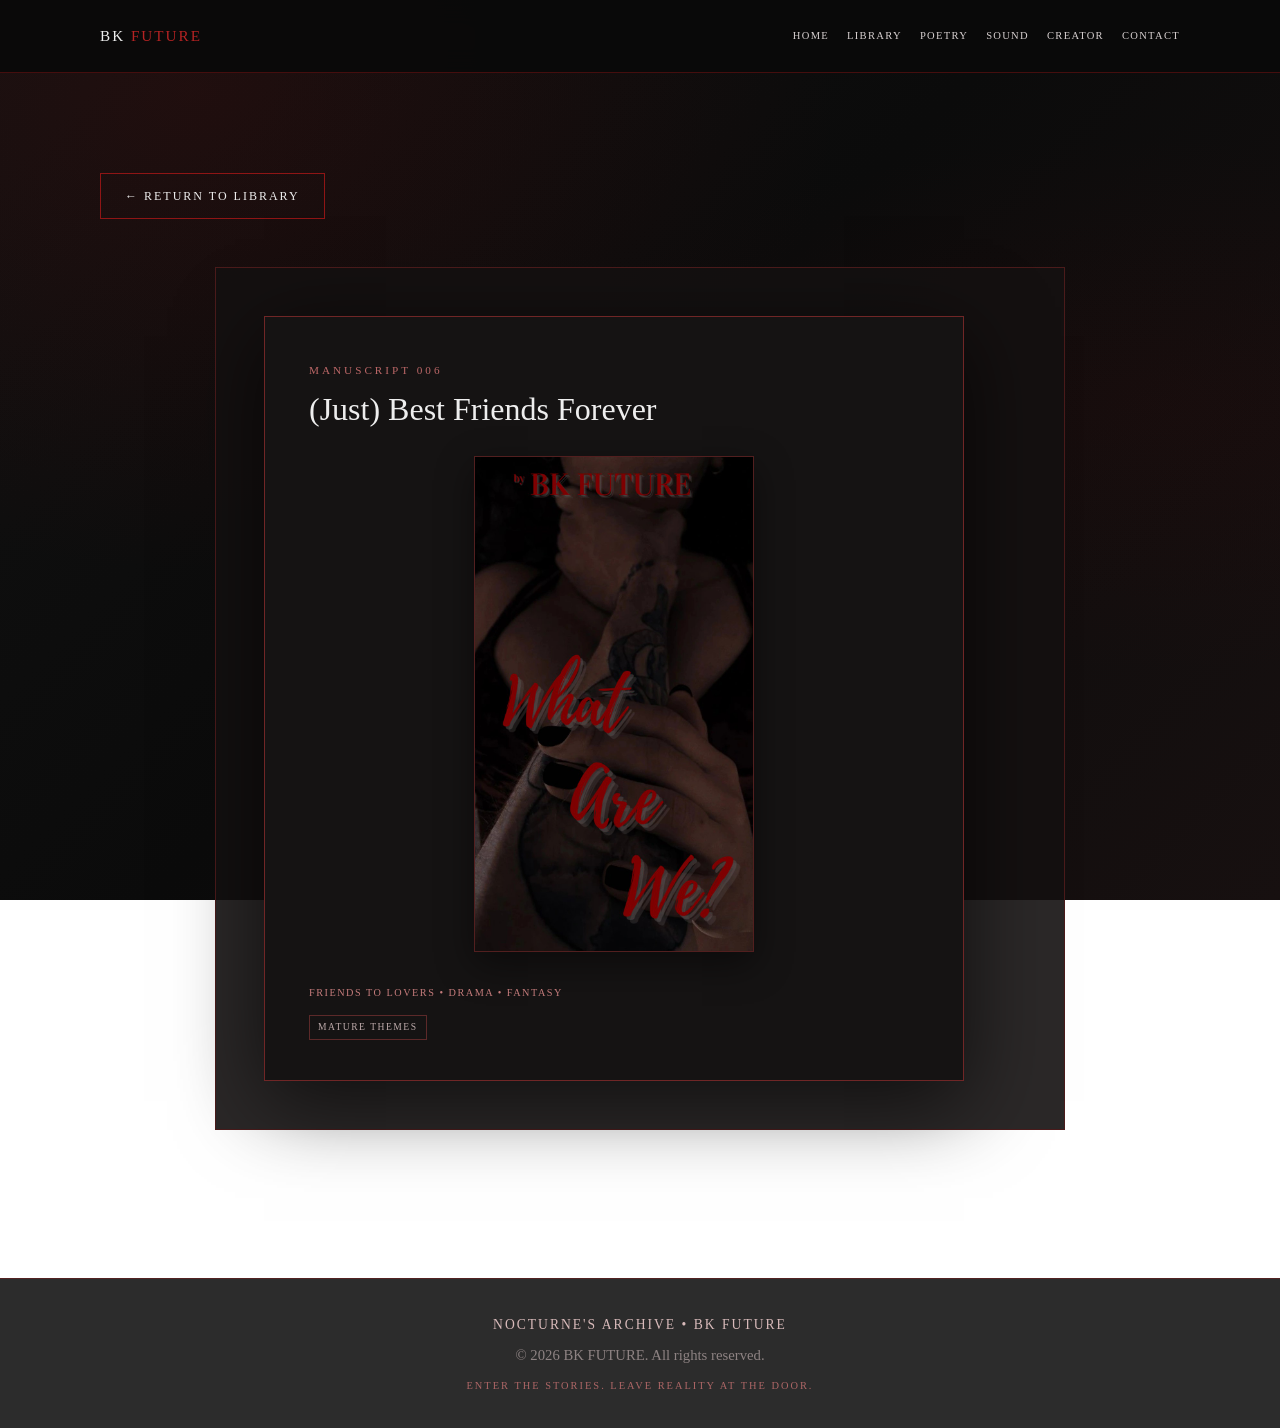
<file: books/book-006.html>
<!DOCTYPE html><html lang="en"><head><meta charset="UTF-8"><meta name="viewport" content="width=device-width, initial-scale=1.0"><meta name="theme-color" content="#0b0b0b"><title>(Just) Best Friends Forever | Nocturne's Archive</title><link rel="stylesheet" href="../style.css"></head><body><nav class="navbar" aria-label="Main navigation"><div class="container nav-inner"><a class="brand" href="../index.html">BK <span>FUTURE</span></a><div class="nav-links"><a href="../index.html">HOME</a><a href="../library.html">LIBRARY</a><a href="../poetry.html">POETRY</a><a href="../sound.html">SOUND</a><a href="../creator.html">CREATOR</a><a href="../contact.html">CONTACT</a></div></div></nav><main><section class="section"><div class="container"><a class="outline-link" href="../library.html">← RETURN TO LIBRARY</a><div class="book-detail-page"><div class="modal-content">

<p class="modal-number">MANUSCRIPT 006</p>
<h3 id="modalTitle6">(Just) Best Friends Forever</h3>
<img alt="Cover of (Just) Best Friends Forever" class="detail-cover" src="../covers/just-best-friends-forever.jpg"/>
<span class="archive-genre">FRIENDS TO LOVERS • DRAMA • FANTASY</span>
<span class="mature-tag">MATURE THEMES</span>
<div class="modal-description">
<p>They were supposed to be best friends forever.</p>
<p>Nothing more.</p>
<p>At least, that's what they told themselves.</p>
<p>They grew up together, shared everything, and somehow always found their way back to each other—even when life gave them every reason not to.</p>
<p>But forever has never been as simple as it sounds.</p>
<p>There are exes who refuse to stay in the past, accidents that change everything, regrets that cannot be undone, and tragedies that leave scars neither of them knows how to carry.</p>
<p>Somewhere along the way, friendship becomes something neither of them can name without risking everything they've built.</p>
<p>And just when they think they've finally figured out where they stand, life pulls the ground from beneath them again.</p>
<p>Because sometimes love arrives too early.</p>
<p>Sometimes it arrives too late.</p>
<p>And sometimes, no matter how many times the world tries to separate two people, they keep finding their way back to one another.</p>
<p>Across distance.</p>
<p>Across time.</p>
<p>Across worlds.</p>
<p>Because some connections were never meant to end.</p>
<p>And maybe being best friends forever was never supposed to mean they would remain just friends.</p>
</div>

</div></div></div></section><style>.book-detail-page{max-width:850px;margin:3rem auto;padding:clamp(1.2rem,4vw,3rem);background:rgba(20,17,17,.9);border:1px solid var(--border);}.book-detail-page .detail-cover{display:block;width:min(280px,70%);height:auto;max-height:520px;object-fit:contain;margin:1.5rem auto 2rem}.book-detail-page .modal-description{max-width:720px;margin:2rem auto}.book-detail-page .detail-actions{display:none}.book-detail-page h3{font-family:Cinzel,serif}</style></main><footer>
<p class="footer-brand">NOCTURNE'S ARCHIVE • BK FUTURE</p>
<p>© 2026 BK FUTURE. All rights reserved.</p>
<p class="footer-motto">
            ENTER THE STORIES. LEAVE REALITY AT THE DOOR.
        </p>
</footer></body></html>
</file>
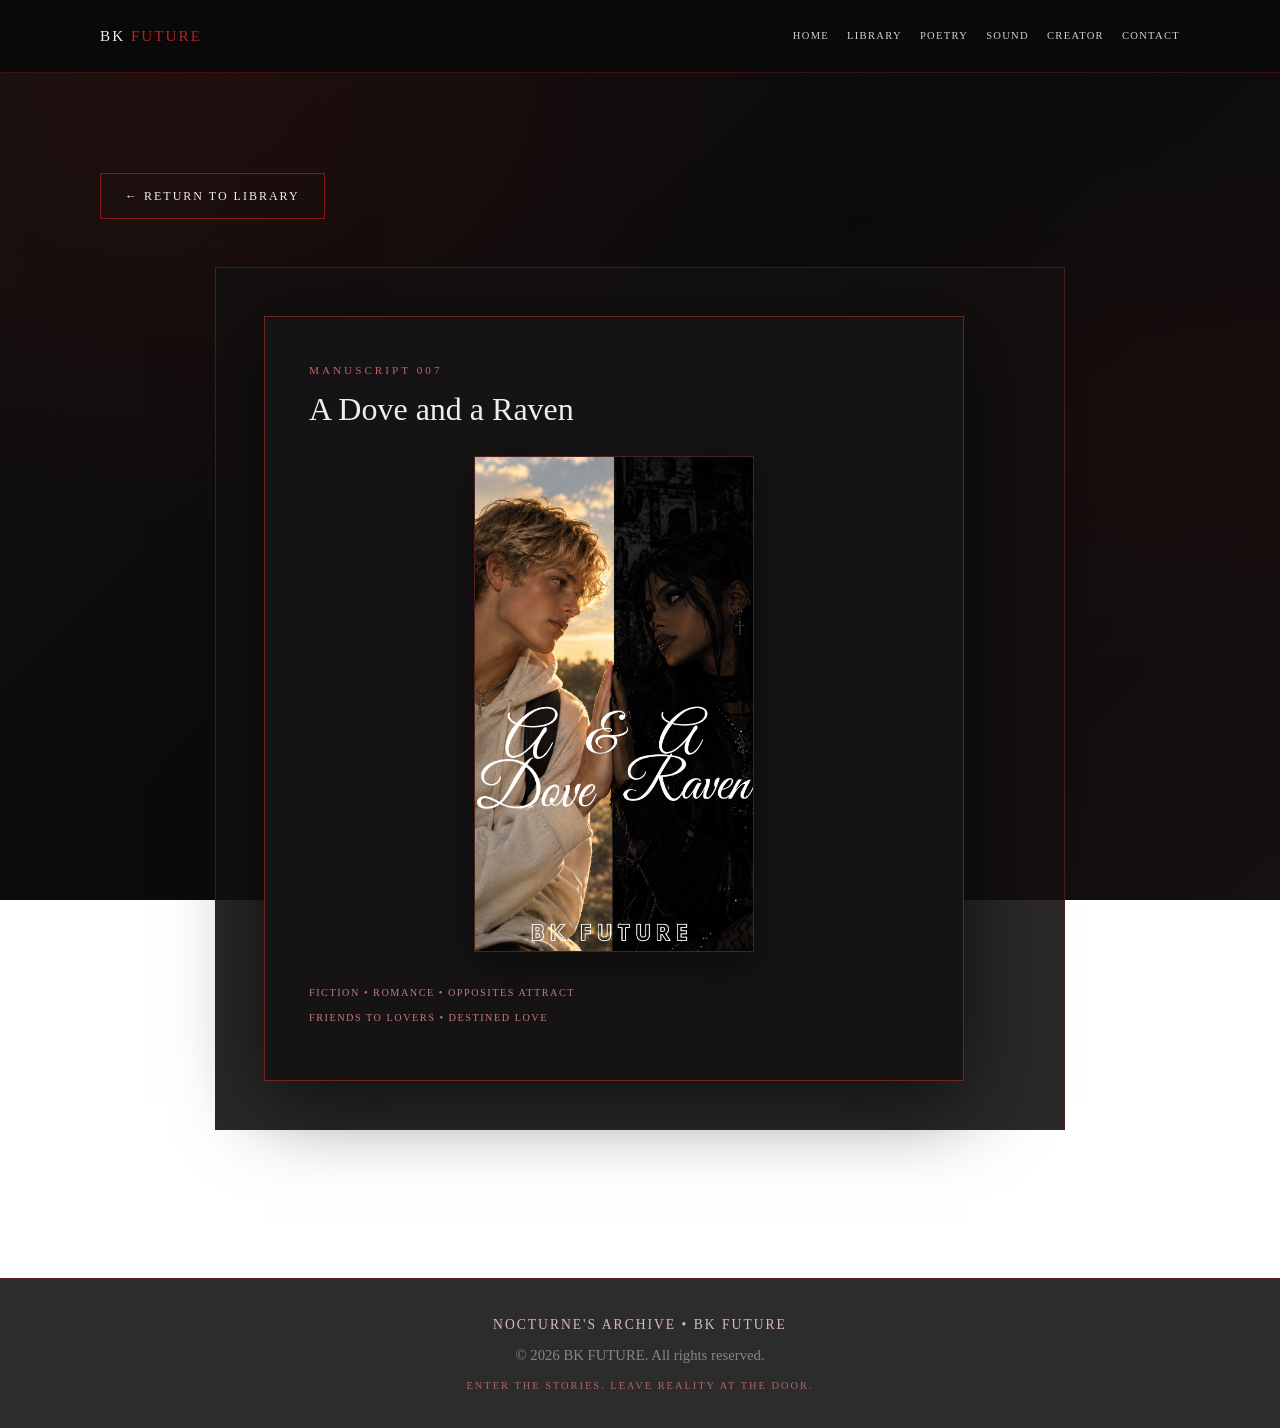
<file: books/book-007.html>
<!DOCTYPE html><html lang="en"><head><meta charset="UTF-8"><meta name="viewport" content="width=device-width, initial-scale=1.0"><meta name="theme-color" content="#0b0b0b"><title>A Dove and a Raven | Nocturne's Archive</title><link rel="stylesheet" href="../style.css"></head><body><nav class="navbar" aria-label="Main navigation"><div class="container nav-inner"><a class="brand" href="../index.html">BK <span>FUTURE</span></a><div class="nav-links"><a href="../index.html">HOME</a><a href="../library.html">LIBRARY</a><a href="../poetry.html">POETRY</a><a href="../sound.html">SOUND</a><a href="../creator.html">CREATOR</a><a href="../contact.html">CONTACT</a></div></div></nav><main><section class="section"><div class="container"><a class="outline-link" href="../library.html">← RETURN TO LIBRARY</a><div class="book-detail-page"><div class="modal-content">

<p class="modal-number">MANUSCRIPT 007</p>
<h3 id="modalTitle7">A Dove and a Raven</h3>
<img alt="Cover of A Dove and a Raven by BK FUTURE" class="detail-cover" src="../covers/a-dove-and-a-raven.png"/>
<span class="archive-genre">FICTION • ROMANCE • OPPOSITES ATTRACT</span>
<span class="archive-genre">FRIENDS TO LOVERS • DESTINED LOVE</span>
<div class="modal-description">
<p>He was raised to be a dove.</p>
<p>She was raised to be a raven.</p>
<p>Allan Joseph is nineteen, the pastor's son, and everything his parents expect him to be: kind, obedient, faithful, and good. But behind the sermons and perfect answers, Allan has questions he's never been brave enough to ask.</p>
<p>Rune Roth is eighteen, a goth girl who would rather be left alone than explain herself. Born and raised in South Africa before moving to Los Angeles, she carries a family legacy she wants nothing to do with—and beliefs she's no longer sure belong to her anymore.</p>
<p>They were never supposed to meet.</p>
<p>A Christian pastor's son.</p>
<p>A girl raised in a very different faith.</p>
<p>Two people who have every reason to walk away from each other.</p>
<p>But sometimes, the person who challenges everything you believe is the person who teaches you the most about yourself.</p>
<p>Maybe Allan isn't as certain as he thought.</p>
<p>Maybe Rune isn't as lost as everyone assumes.</p>
<p>And maybe a dove and a raven aren't as different as they seem.</p>
</div>

</div></div></div></section><style>.book-detail-page{max-width:850px;margin:3rem auto;padding:clamp(1.2rem,4vw,3rem);background:rgba(20,17,17,.9);border:1px solid var(--border);}.book-detail-page .detail-cover{display:block;width:min(280px,70%);height:auto;max-height:520px;object-fit:contain;margin:1.5rem auto 2rem}.book-detail-page .modal-description{max-width:720px;margin:2rem auto}.book-detail-page .detail-actions{display:none}.book-detail-page h3{font-family:Cinzel,serif}</style></main><footer>
<p class="footer-brand">NOCTURNE'S ARCHIVE • BK FUTURE</p>
<p>© 2026 BK FUTURE. All rights reserved.</p>
<p class="footer-motto">
            ENTER THE STORIES. LEAVE REALITY AT THE DOOR.
        </p>
</footer></body></html>
</file>
<file: style.css>
:root {
            --black: #0b0b0b;
            --charcoal: #111111;
            --dark-section: #151515;
            --card: #1b1b1b;
            --card-hover: #202020;
            --red: #8f1515;
            --bright-red: #b52323;
            --deep-red: #4d0c0c;
            --white: #eeeeee;
            --soft-white: #d7d0d0;
            --muted: #aaa0a0;
            --border: #4b1b1b;
        }

        * {
            box-sizing: border-box;
            margin: 0;
            padding: 0;
        }

        html {
            scroll-behavior: smooth;
            scroll-padding-top: 85px;
        }

        body {
            background:
                radial-gradient(
                    ellipse at 15% 10%,
                    rgba(100, 10, 10, 0.20),
                    transparent 42%
                ),
                radial-gradient(
                    ellipse at 90% 45%,
                    rgba(75, 10, 10, 0.13),
                    transparent 38%
                ),
                linear-gradient(
                    135deg,
                    #111111 0%,
                    #0b0b0b 48%,
                    #171010 100%
                );
            background-attachment: fixed;
            color: var(--white);
            font-family: "Cormorant Garamond", serif;
            font-size: 18px;
            line-height: 1.7;
            overflow-x: hidden;
        }

        a {
            color: inherit;
            text-decoration: none;
        }

        button,
        input {
            font: inherit;
        }

        button,
        a {
            -webkit-tap-highlight-color: transparent;
        }

        button:focus-visible,
        a:focus-visible,
        input:focus-visible {
            outline: 2px solid var(--bright-red);
            outline-offset: 4px;
        }

        ::selection {
            background: var(--red);
            color: white;
        }

        .container {
            width: min(1080px, 90%);
            margin: 0 auto;
        }

        .section {
            padding: 100px 0;
            scroll-margin-top: 75px;
        }

        .section:nth-of-type(even) {
            background: rgba(15, 15, 15, 0.48);
        }

        .section-heading {
            margin-bottom: 14px;
            color: var(--white);
            font-family: "Cinzel", serif;
            font-size: clamp(1.65rem, 4vw, 2.5rem);
            font-weight: 500;
            letter-spacing: 3px;
            text-align: center;
            text-transform: uppercase;
        }

        .section-subtitle {
            max-width: 680px;
            margin: 0 auto 42px;
            color: var(--muted);
            font-size: 1.15rem;
            text-align: center;
        }

        .eyebrow {
            color: #c17c7c;
            font-family: "Cinzel", serif;
            font-size: 0.73rem;
            letter-spacing: 4px;
            text-align: center;
            text-transform: uppercase;
        }

        .red-line {
            width: 75px;
            height: 2px;
            margin: 22px auto;
            background: var(--bright-red);
        }

        .accent {
            color: #c94a4a;
        }

        /* Navigation */

        .navbar {
            position: sticky;
            z-index: 100;
            top: 0;
            border-bottom: 1px solid rgba(143, 21, 21, 0.45);
            background: rgba(10, 10, 10, 0.96);
            backdrop-filter: blur(12px);
        }

        .nav-inner {
            display: flex;
            min-height: 72px;
            align-items: center;
            justify-content: space-between;
            gap: 22px;
        }

        .brand {
            flex-shrink: 0;
            color: var(--white);
            font-family: "Cinzel", serif;
            font-size: 0.95rem;
            letter-spacing: 2px;
        }

        .brand span {
            color: var(--bright-red);
        }

        .nav-links {
            display: flex;
            flex-wrap: wrap;
            justify-content: flex-end;
            gap: 18px;
        }

        .nav-links a {
            color: var(--soft-white);
            font-family: "Cinzel", serif;
            font-size: 0.66rem;
            letter-spacing: 1.3px;
            transition: color 0.2s ease;
        }

        .nav-links a:hover {
            color: #e05a5a;
        }

        /* Hero */

        .hero {
            position: relative;
            display: flex;
            min-height: 86vh;
            align-items: center;
            justify-content: center;
            padding: 100px 20px;
            overflow: hidden;
            text-align: center;
        }

        .hero::before {
            position: absolute;
            inset: 0;
            background:
                radial-gradient(
                    ellipse at center,
                    rgba(100, 12, 12, 0.20),
                    transparent 65%
                );
            content: "";
            pointer-events: none;
        }

        .hero-content {
            position: relative;
            z-index: 1;
            max-width: 850px;
        }

        .moon {
            display: block;
            margin-bottom: 22px;
            color: #c9a4a4;
            font-size: 2.8rem;
        }

        .hero h1 {
            margin-bottom: 15px;
            font-family: "UnifrakturCook", cursive;
            font-size: clamp(3.3rem, 9vw, 6.8rem);
            font-weight: 700;
            line-height: 1.15;
            text-shadow: 0 0 35px rgba(143, 21, 21, 0.28);
        }

        .hero-subtitle {
            color: #d5b5b5;
            font-family: "Cinzel", serif;
            font-size: clamp(0.8rem, 2.5vw, 1.05rem);
            letter-spacing: 4px;
            text-transform: uppercase;
        }

        .hero-description {
            max-width: 610px;
            margin: 26px auto 34px;
            color: var(--soft-white);
            font-size: 1.2rem;
        }

        .outline-link {
            display: inline-block;
            padding: 12px 24px;
            border: 1px solid var(--red);
            color: var(--white);
            font-family: "Cinzel", serif;
            font-size: 0.75rem;
            letter-spacing: 2px;
            transition:
                background 0.25s ease,
                border-color 0.25s ease,
                transform 0.25s ease;
        }

        .outline-link:hover {
            transform: translateY(-2px);
            border-color: var(--bright-red);
            background: rgba(143, 21, 21, 0.18);
        }

        /* About */

        .about-box {
            max-width: 790px;
            margin: 0 auto;
            padding: 36px;
            border-left: 2px solid var(--red);
            background: rgba(24, 24, 24, 0.72);
        }

        .about-box p {
            margin-bottom: 18px;
            color: var(--soft-white);
        }

        .about-box p:last-child {
            margin-bottom: 0;
        }

        /* Archive / book list */

        .archive-notice {
            margin-bottom: 34px;
            padding: 16px 20px;
            border: 1px solid rgba(143, 21, 21, 0.35);
            background: rgba(40, 12, 12, 0.23);
            color: #c9bcbc;
            font-size: 1rem;
            text-align: center;
        }

        .archive-notice strong {
            color: #dfb5b5;
            font-weight: 600;
        }

        .search-wrap {
            max-width: 640px;
            margin: 0 auto 42px;
        }

        .search-wrap label {
            display: block;
            margin-bottom: 8px;
            color: var(--muted);
            font-family: "Cinzel", serif;
            font-size: 0.7rem;
            letter-spacing: 2px;
            text-transform: uppercase;
        }

        .search-input {
            width: 100%;
            padding: 14px 17px;
            border: 1px solid var(--border);
            border-radius: 0;
            background: rgba(22, 22, 22, 0.94);
            color: var(--white);
        }

        .search-input::placeholder {
            color: #817878;
        }

        .archive-list {
            display: flex;
            flex-direction: column;
            gap: 18px;
        }


        /* Author-supplied cover artwork */
        .archive-cover {
            float: left; width: 138px; height: 207px; object-fit: contain;
            margin: 0 24px 14px 0; background: #080808;
            border: 1px solid rgba(132, 48, 48, .55);
            box-shadow: 0 12px 28px rgba(0,0,0,.38);
        }
        .archive-entry::after { content: ""; display: block; clear: both; }
        .detail-cover { display: block; width: min(240px, 70%); max-height: 420px;
            object-fit: contain; margin: 22px auto 28px; background: #080808;
            border: 1px solid rgba(132,48,48,.6); box-shadow: 0 12px 35px rgba(0,0,0,.45); }
        .cover-placeholder {
            display: flex; align-items: center; justify-content: center; flex-direction: column;
            gap: 10px; text-align: center; color: #e8dddd;
            background: radial-gradient(ellipse at 50% 40%, rgba(113, 28, 39, .35), transparent 58%),
                        linear-gradient(145deg, #1b1b1b, #080808 70%);
            border: 1px solid rgba(132, 48, 48, .65);
            box-shadow: 0 12px 28px rgba(0,0,0,.38);
            font-family: "Cinzel", serif; letter-spacing: 2px;
        }
        .archive-cover-placeholder { float:left; width:138px; height:207px; margin:0 24px 14px 0; }
        .detail-cover-placeholder { width:min(240px,70%); aspect-ratio:2/3; margin:22px auto 28px; padding:18px; }
        .cover-placeholder .cover-symbol { color:#b52323; font-size:2.2rem; line-height:1; }
        .cover-placeholder .cover-title { font-size:.86rem; line-height:1.7; }
        .cover-placeholder .cover-author { color:#a99a9a; font-size:.55rem; letter-spacing:3px; }
        @media (max-width: 600px) { .archive-cover-placeholder { width:108px; height:162px; margin-right:16px; } }
        .poetry-cover-link { display:block; width:min(250px,100%); margin:24px auto; }
        .poetry-cover { width:100%; height:auto; display:block; object-fit:contain;
            border:1px solid rgba(132,48,48,.6); box-shadow:0 12px 35px rgba(0,0,0,.45); }
        .detail-actions { display:flex; flex-wrap:wrap; gap:12px; margin-top:28px; }
        .detail-back { border:1px solid #753030; padding:11px 16px; color:#e2caca;
            background:#211717; font-family:"Cinzel",serif; font-size:.72rem;
            letter-spacing:1.5px; cursor:pointer; }
        .detail-back:hover { background:#351919; }

        .archive-entry {
            display: grid;
            grid-template-columns: 74px minmax(0, 1fr);
            gap: 24px;
            padding: 26px;
            border: 1px solid rgba(110, 42, 42, 0.5);
            background: linear-gradient(
                110deg,
                rgba(29, 29, 29, 0.96),
                rgba(18, 18, 18, 0.96)
            );
            transition:
                border-color 0.25s ease,
                background 0.25s ease,
                transform 0.25s ease;
        }

        .archive-entry:hover {
            transform: translateY(-2px);
            border-color: #853131;
            background: var(--card-hover);
        }

        .archive-number {
            padding-top: 4px;
            color: #9d4141;
            font-family: "Cinzel", serif;
            font-size: 1.3rem;
            letter-spacing: 2px;
        }

        .archive-title {
            margin-bottom: 4px;
            color: var(--white);
            font-family: "Cinzel", serif;
            font-size: clamp(1.1rem, 3vw, 1.45rem);
            font-weight: 500;
            letter-spacing: 1px;
            line-height: 1.45;
        }

        .archive-genre {
            display: block;
            margin-bottom: 12px;
            color: #c47b7b;
            font-family: "Cinzel", serif;
            font-size: 0.64rem;
            letter-spacing: 1.5px;
        }

        .mature-tag {
            display: inline-block;
            margin-bottom: 12px;
            padding: 3px 8px;
            border: 1px solid #5c2929;
            color: #bdaaaa;
            font-family: "Cinzel", serif;
            font-size: 0.6rem;
            letter-spacing: 1.5px;
        }

        .archive-teaser {
            margin-bottom: 17px;
            color: #c9c1c1;
            font-size: 1.08rem;
            line-height: 1.7;
        }

        .read-more {
            padding: 9px 16px;
            border: 1px solid var(--border);
            background: transparent;
            color: #e1caca;
            cursor: pointer;
            font-family: "Cinzel", serif;
            font-size: 0.68rem;
            letter-spacing: 1.6px;
            transition: background 0.2s ease;
        }

        .read-more:hover {
            background: rgba(143, 21, 21, 0.25);
        }

        .no-results {
            padding: 28px;
            color: var(--muted);
            text-align: center;
        }

        /* Modals */

        .modal {
            position: fixed;
            z-index: 500;
            inset: 0;
            display: none;
            align-items: center;
            justify-content: center;
            padding: 22px;
            background: rgba(0, 0, 0, 0.86);
            backdrop-filter: blur(7px);
        }

        .modal.open {
            display: flex;
        }

        .modal-content {
            position: relative;
            width: min(700px, 100%);
            max-height: 85vh;
            padding: clamp(25px, 5vw, 44px);
            border: 1px solid #702626;
            background: #151313;
            box-shadow: 0 20px 80px rgba(0, 0, 0, 0.65);
            overflow-y: auto;
        }

        .modal-close {
            position: absolute;
            top: 10px;
            right: 17px;
            border: none;
            background: transparent;
            color: #d7a0a0;
            cursor: pointer;
            font-size: 2rem;
            line-height: 1;
        }

        .modal-number {
            margin-bottom: 8px;
            color: #bd6868;
            font-family: "Cinzel", serif;
            font-size: 0.7rem;
            letter-spacing: 3px;
        }

        .modal-content h3 {
            margin: 0 28px 12px 0;
            font-family: "Cinzel", serif;
            font-size: clamp(1.45rem, 4vw, 2rem);
            font-weight: 500;
            line-height: 1.35;
        }

        .modal-content .archive-genre {
            margin-bottom: 8px;
        }

        .modal-description {
            margin-top: 18px;
            color: #d5cccc;
            white-space: pre-line;
        }

        .modal-description p {
            margin-bottom: 16px;
        }

        .modal-description p:last-child {
            margin-bottom: 0;
        }

        /* Poetry */

        .poetry-panel {
            max-width: 760px;
            margin: 0 auto;
            padding: 38px;
            border: 1px solid rgba(110, 42, 42, 0.45);
            background: rgba(23, 23, 23, 0.8);
            text-align: center;
        }

        .poetry-symbol {
            margin-bottom: 14px;
            color: #b34b4b;
            font-size: 2rem;
        }

        .poetry-panel h3 {
            margin-bottom: 12px;
            font-family: "Cinzel", serif;
            font-size: 1.3rem;
            font-weight: 500;
            letter-spacing: 2px;
        }

        .poetry-panel p {
            color: var(--soft-white);
        }

        .poetry-note {
            margin-top: 20px;
            color: #b98686 !important;
            font-style: italic;
        }

        /* Sound Chamber */

        .song-list {
            display: flex;
            flex-direction: column;
            gap: 18px;
        }

        .song-entry {
            display: grid;
            grid-template-columns: 62px minmax(0, 1fr);
            gap: 22px;
            padding: 25px;
            border: 1px solid rgba(110, 42, 42, 0.45);
            background: rgba(25, 25, 25, 0.9);
        }

        .song-number {
            color: #9d4141;
            font-family: "Cinzel", serif;
            font-size: 1.2rem;
        }

        .song-entry h3 {
            margin-bottom: 3px;
            font-family: "Cinzel", serif;
            font-size: 1.25rem;
            font-weight: 500;
        }

        .song-artist {
            margin-bottom: 8px;
            color: #d4aaaa;
            font-size: 1rem;
        }

        .song-genre {
            margin-bottom: 10px;
            color: #c47b7b;
            font-family: "Cinzel", serif;
            font-size: 0.62rem;
            letter-spacing: 1.3px;
        }

        .song-teaser {
            margin-bottom: 15px;
            color: #c9c1c1;
        }

        .song-actions {
            display: flex;
            flex-wrap: wrap;
            gap: 10px;
        }

        .song-actions button,
        .song-actions a {
            display: inline-block;
            padding: 8px 13px;
            border: 1px solid var(--border);
            background: transparent;
            color: #e1caca;
            cursor: pointer;
            font-family: "Cinzel", serif;
            font-size: 0.65rem;
            letter-spacing: 1px;
        }

        .song-actions button:hover,
        .song-actions a:hover {
            background: rgba(143, 21, 21, 0.25);
        }

        /* Creator */

        .creator-card {
            max-width: 760px;
            margin: 0 auto;
            padding: 42px;
            border: 1px solid rgba(110, 42, 42, 0.45);
            background: rgba(24, 24, 24, 0.8);
            text-align: center;
        }

        .creator-mark {
            margin-bottom: 10px;
            color: #c05b5b;
            font-size: 2.2rem;
        }

        .creator-card h3 {
            margin-bottom: 6px;
            font-family: "UnifrakturCook", cursive;
            font-size: clamp(2.4rem, 6vw, 3.5rem);
        }

        .creator-role {
            margin-bottom: 25px;
            color: #c47b7b;
            font-family: "Cinzel", serif;
            font-size: 0.7rem;
            letter-spacing: 2px;
        }

        .creator-card p {
            margin-bottom: 16px;
            color: var(--soft-white);
        }

        .creator-quote {
            margin-top: 24px;
            color: #d9aaaa !important;
            font-size: 1.35rem;
            font-style: italic;
        }

        /* Contact */

        .contact-text {
            max-width: 650px;
            margin: 0 auto 30px;
            color: var(--soft-white);
            text-align: center;
        }

        .contact-links {
            display: flex;
            flex-wrap: wrap;
            justify-content: center;
            gap: 13px;
        }

        .contact-links a {
            min-width: 125px;
            padding: 11px 16px;
            border: 1px solid var(--border);
            color: #dfcaca;
            font-family: "Cinzel", serif;
            font-size: 0.7rem;
            letter-spacing: 1px;
            text-align: center;
            transition: background 0.2s ease;
        }

        .contact-links a:hover {
            background: rgba(143, 21, 21, 0.22);
        }

        .contact-note {
            margin-top: 24px;
            color: var(--muted);
            font-size: 0.95rem;
            text-align: center;
        }

        /* Footer */

        footer {
            padding: 34px 20px;
            border-top: 1px solid rgba(143, 21, 21, 0.4);
            background: rgba(8, 8, 8, 0.85);
            text-align: center;
        }

        .footer-brand {
            margin-bottom: 6px;
            color: #d8baba;
            font-family: "Cinzel", serif;
            font-size: 0.85rem;
            letter-spacing: 2px;
        }

        footer p {
            color: #8e8383;
            font-size: 0.92rem;
        }

        .footer-motto {
            margin-top: 9px;
            color: #ad6666;
            font-family: "Cinzel", serif;
            font-size: 0.65rem;
            letter-spacing: 2px;
        }

        /* Responsive layout */

        @media (max-width: 800px) {
            .nav-inner {
                flex-direction: column;
                justify-content: center;
                gap: 8px;
                padding: 12px 0;
            }

            .nav-links {
                justify-content: center;
                gap: 10px 15px;
            }

            .section {
                padding: 75px 0;
            }

            .hero {
                min-height: 76vh;
            }

            .archive-entry {
                grid-template-columns: 48px minmax(0, 1fr);
                gap: 15px;
                padding: 21px;
            }

            .song-entry {
                grid-template-columns: 42px minmax(0, 1fr);
                gap: 14px;
                padding: 20px;
            }
        }

        @media (max-width: 500px) {
            body {
                font-size: 17px;
            }

            .container {
                width: 91%;
            }

            .brand {
                font-size: 0.85rem;
            }

            .nav-links {
                gap: 7px 12px;
            }

            .nav-links a {
                font-size: 0.59rem;
                letter-spacing: 0.8px;
            }

            .hero {
                min-height: 70vh;
                padding: 75px 15px;
            }

            .hero-subtitle {
                letter-spacing: 2px;
            }

            .hero-description {
                font-size: 1.08rem;
            }

            .about-box,
            .poetry-panel,
            .creator-card {
                padding: 24px;
            }

            .archive-cover { width: 112px; height: 168px; margin-right: 16px; }

            .archive-entry {
                grid-template-columns: 1fr;
                gap: 5px;
                padding: 21px;
            }

            .archive-number {
                font-size: 0.85rem;
            }

            .archive-title {
                font-size: 1.18rem;
            }

            .song-entry {
                grid-template-columns: 1fr;
                gap: 4px;
            }

            .song-number {
                font-size: 0.85rem;
            }

            .modal {
                padding: 12px;
            }

            .modal-content {
                max-height: 90vh;
                padding: 26px 22px;
            }

            .contact-links {
                gap: 9px;
            }

            .contact-links a {
                min-width: 42%;
            }
        }

        @media (prefers-reduced-motion: reduce) {
            html {
                scroll-behavior: auto;
            }

            *,
            *::before,
            *::after {
                transition-duration: 0.01ms !important;
                animation-duration: 0.01ms !important;
                animation-iteration-count: 1 !important;
            }
        }
</file>
